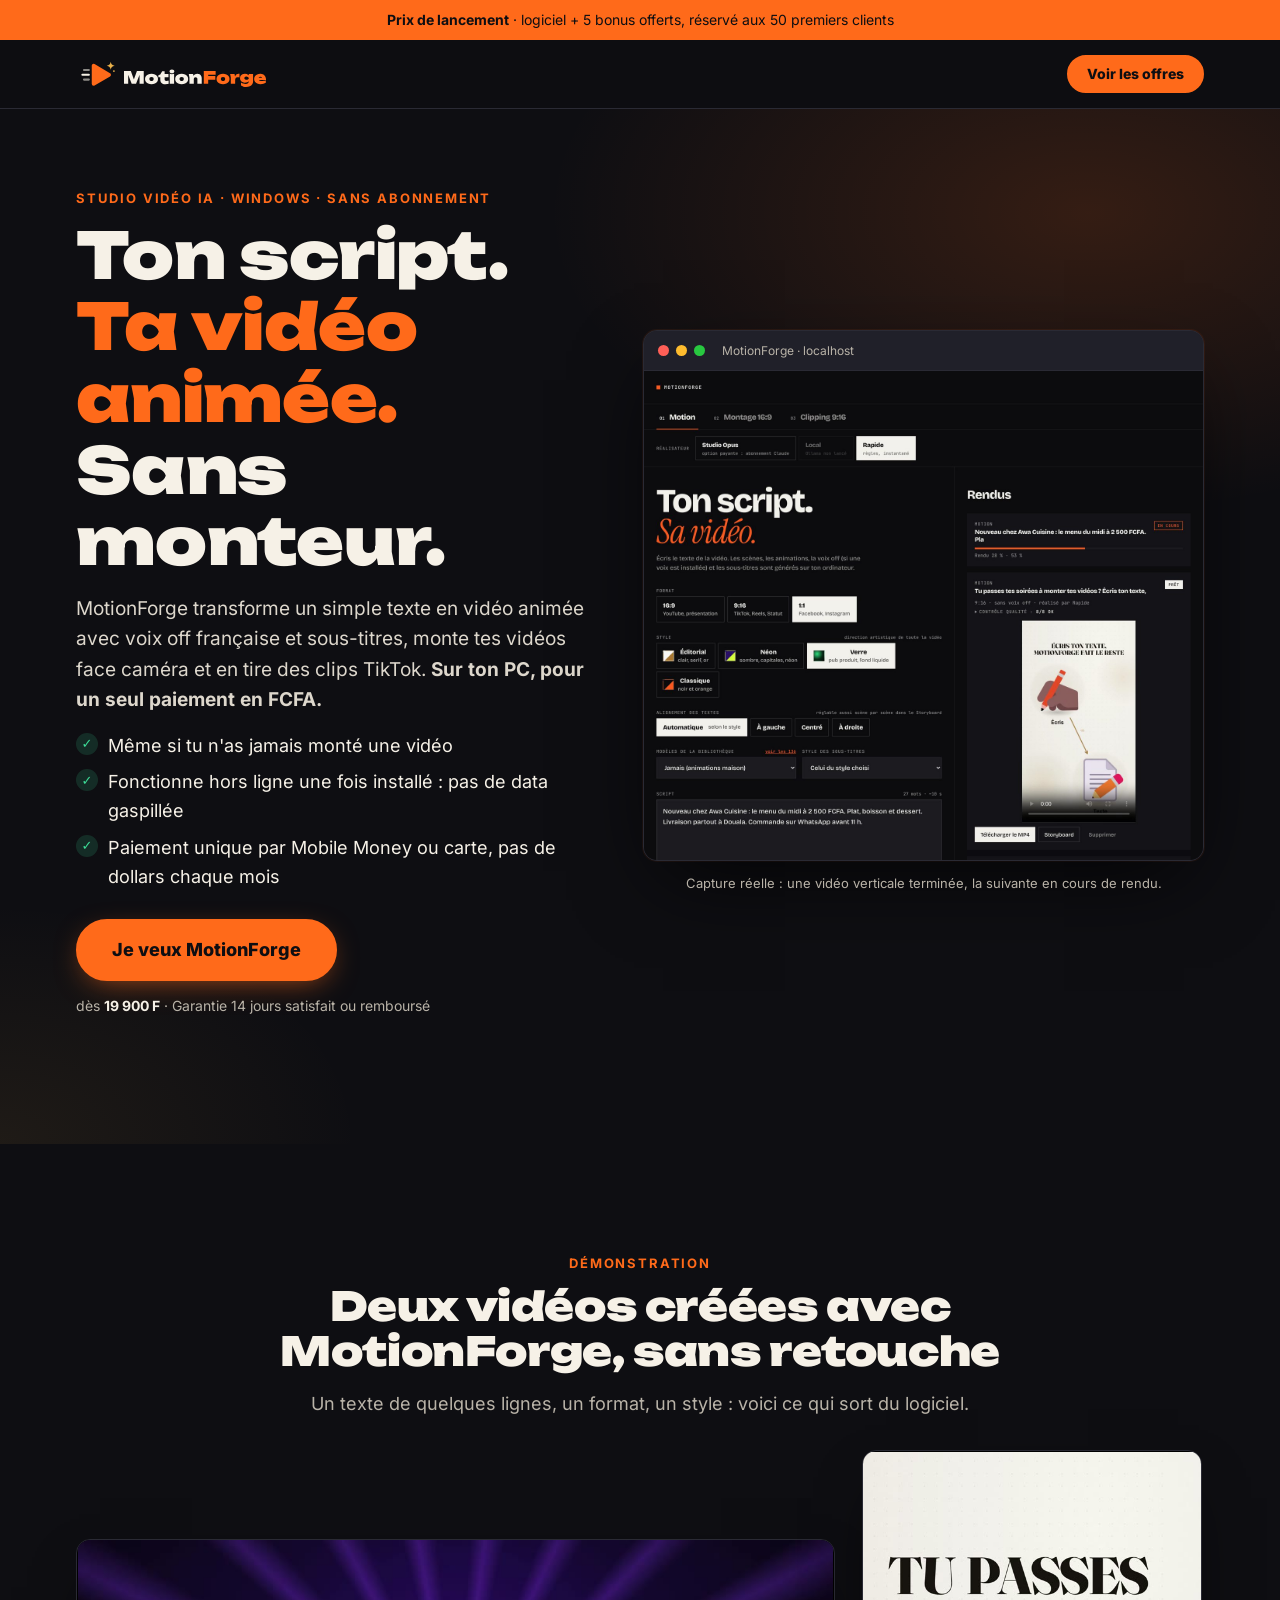
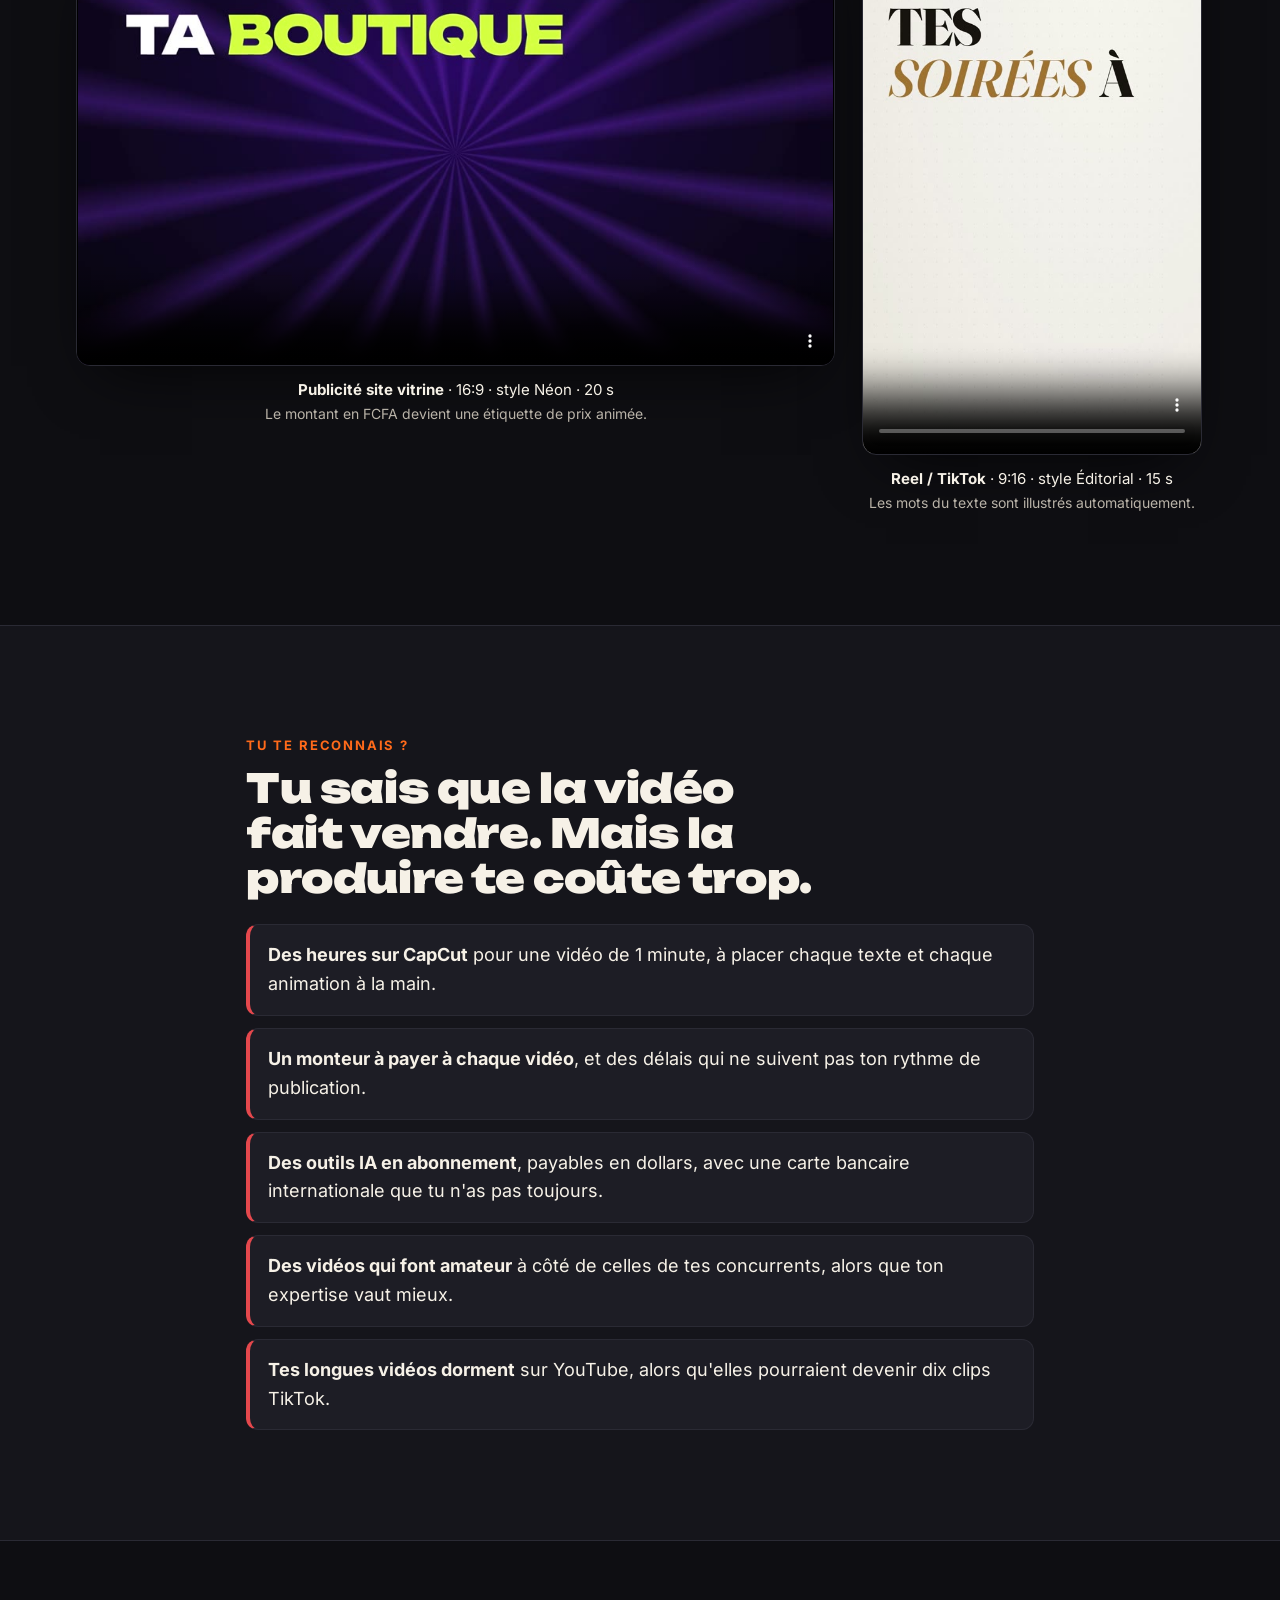
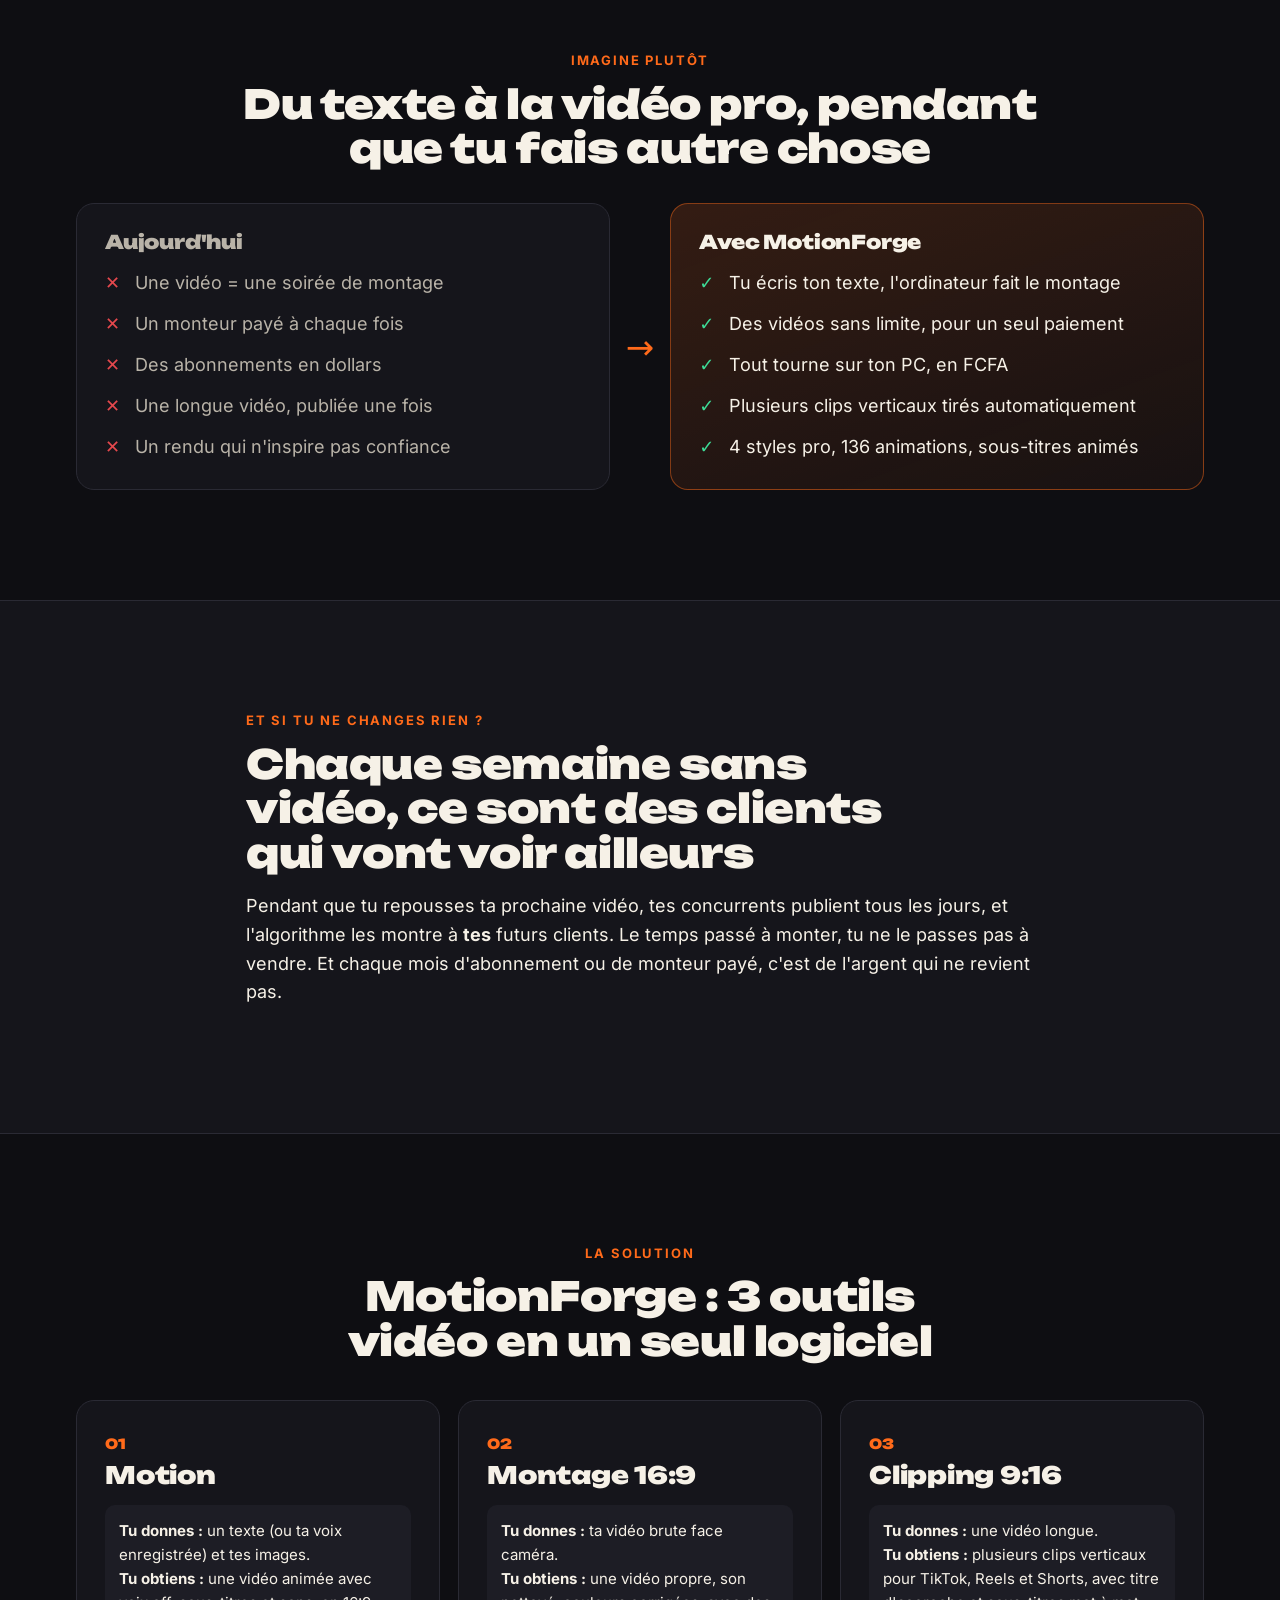
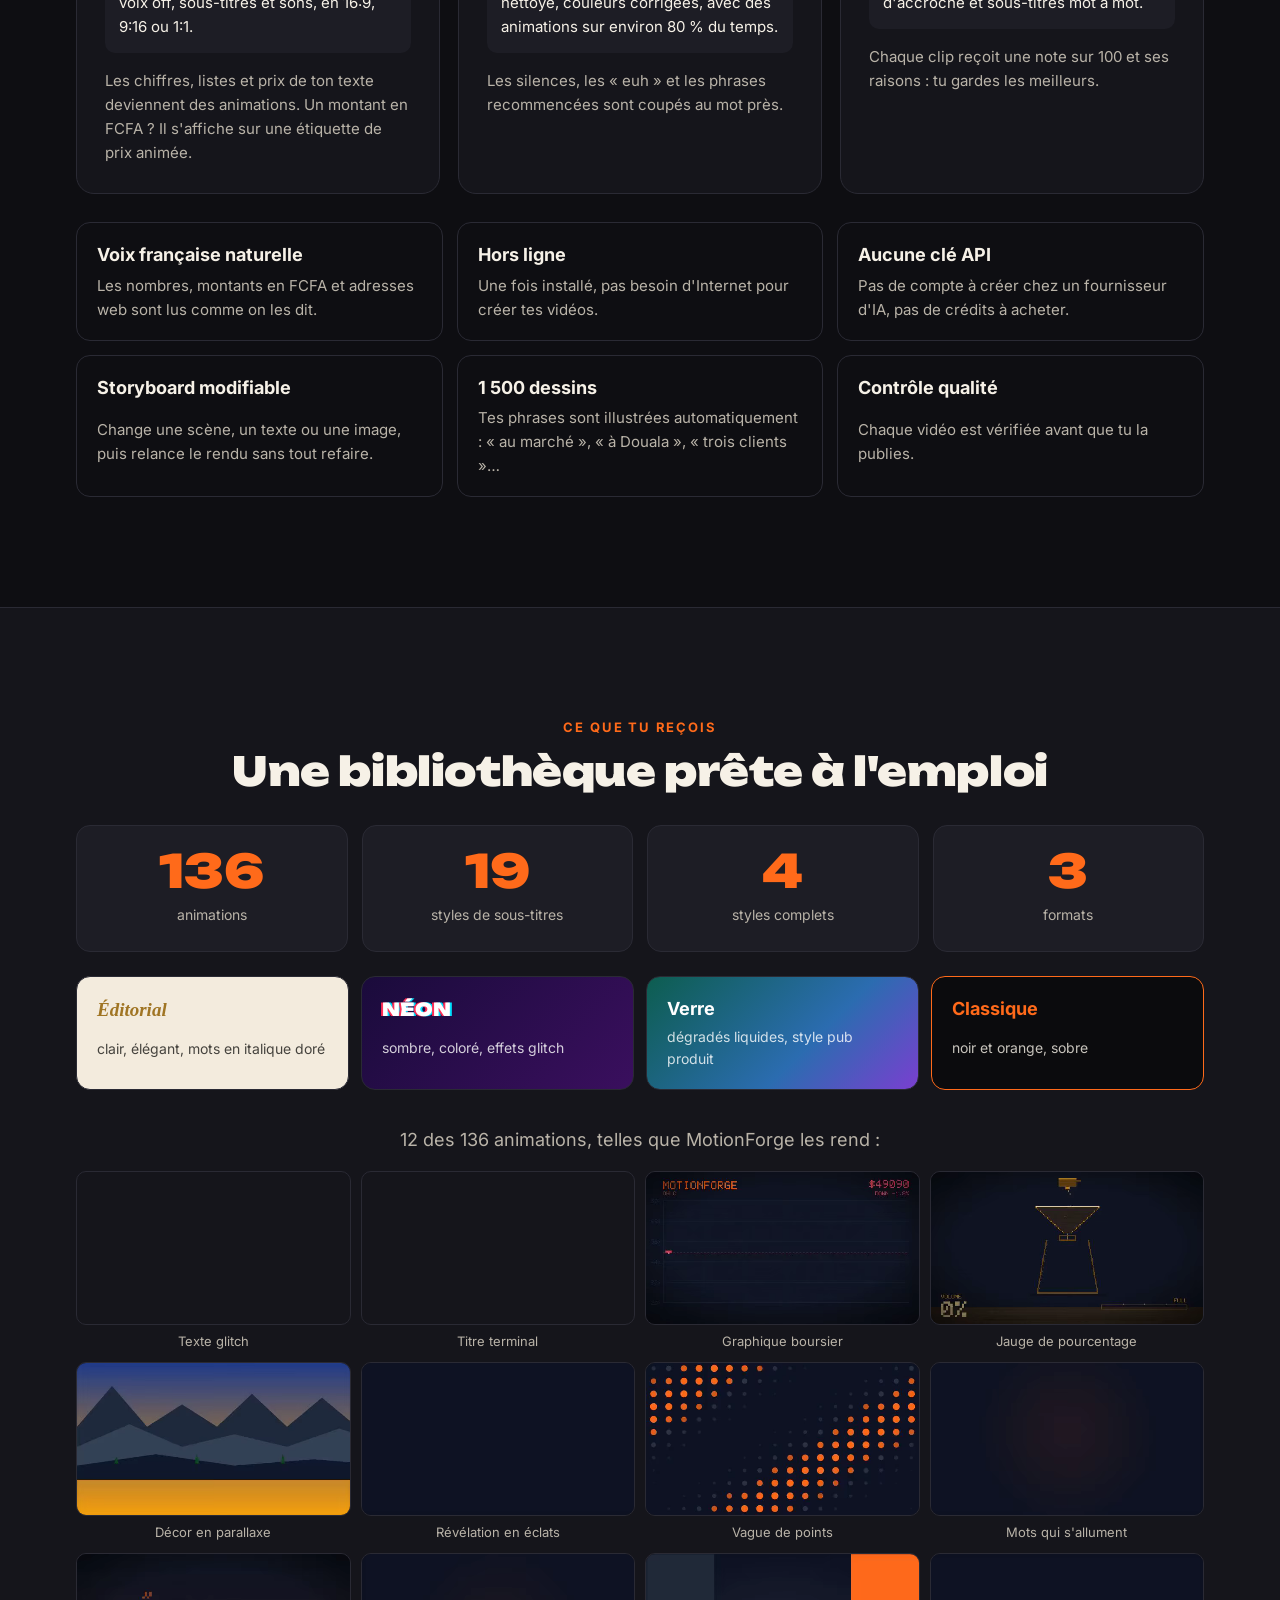
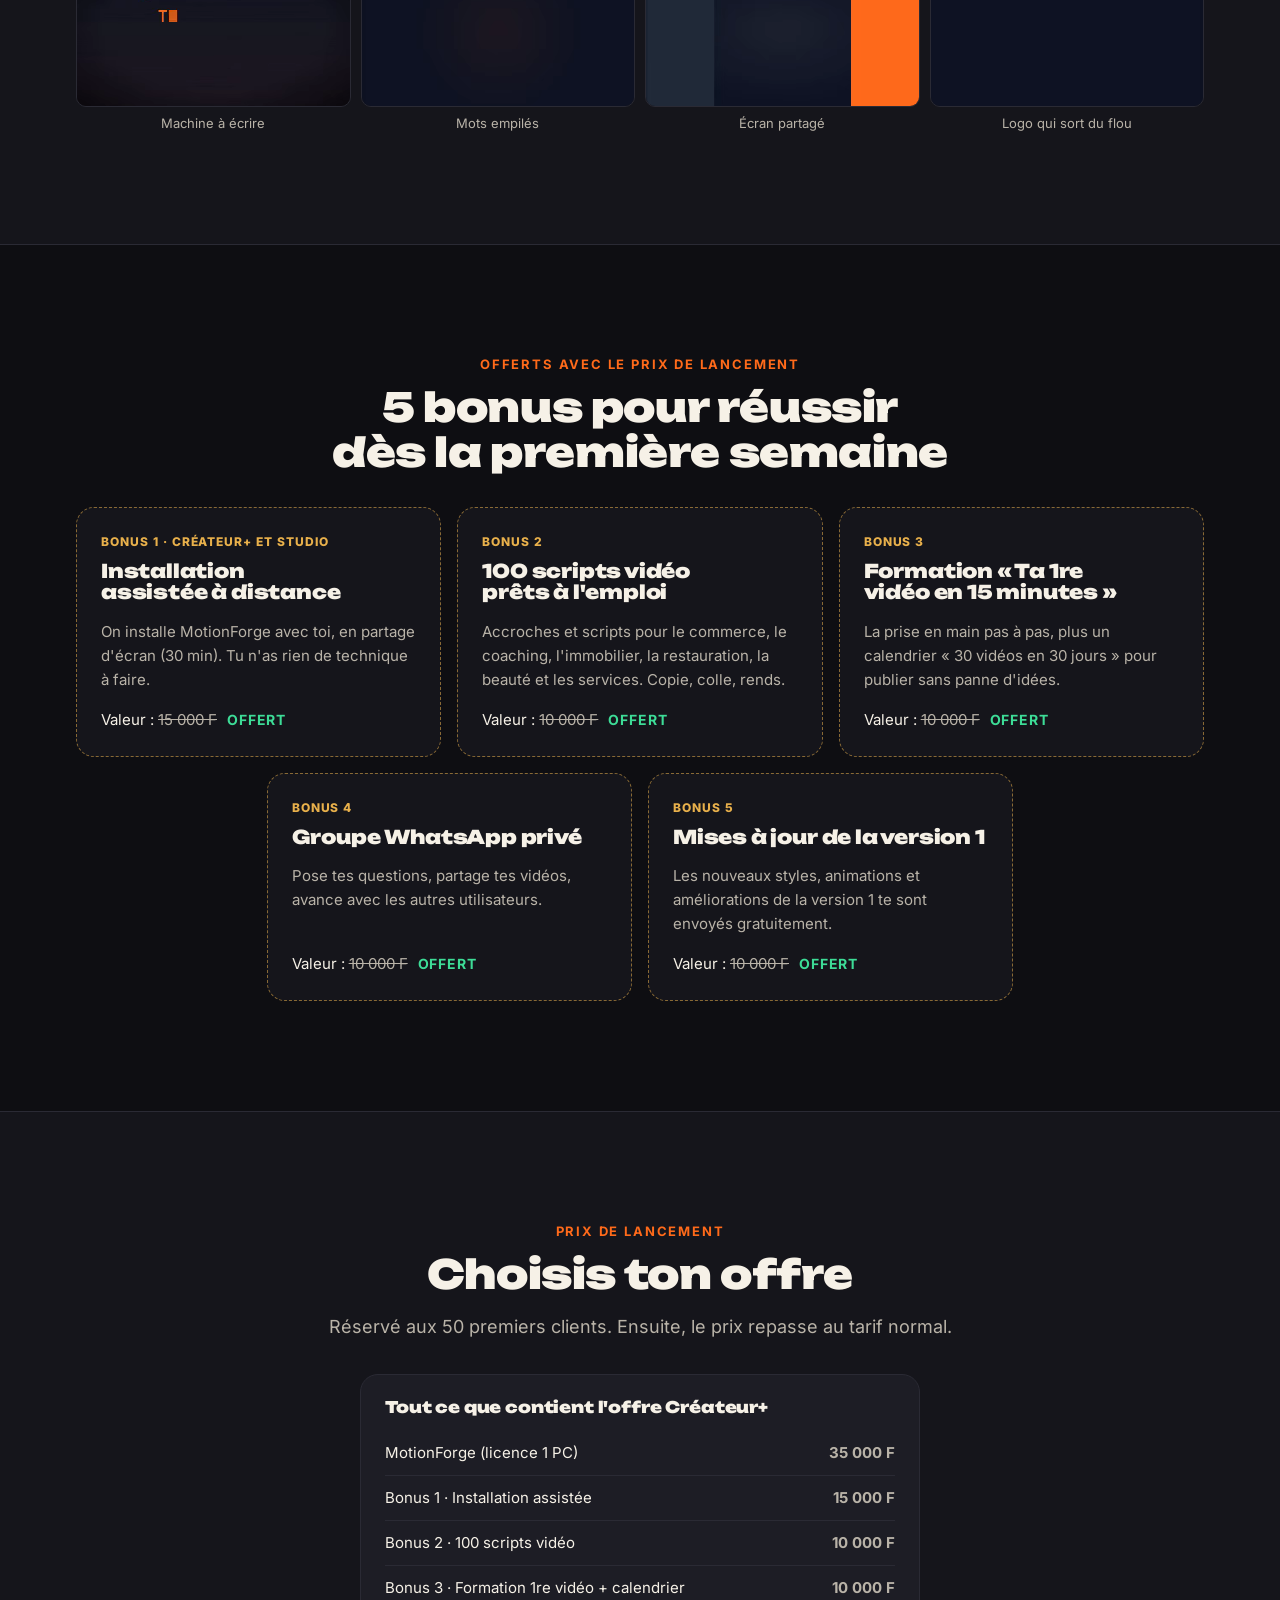
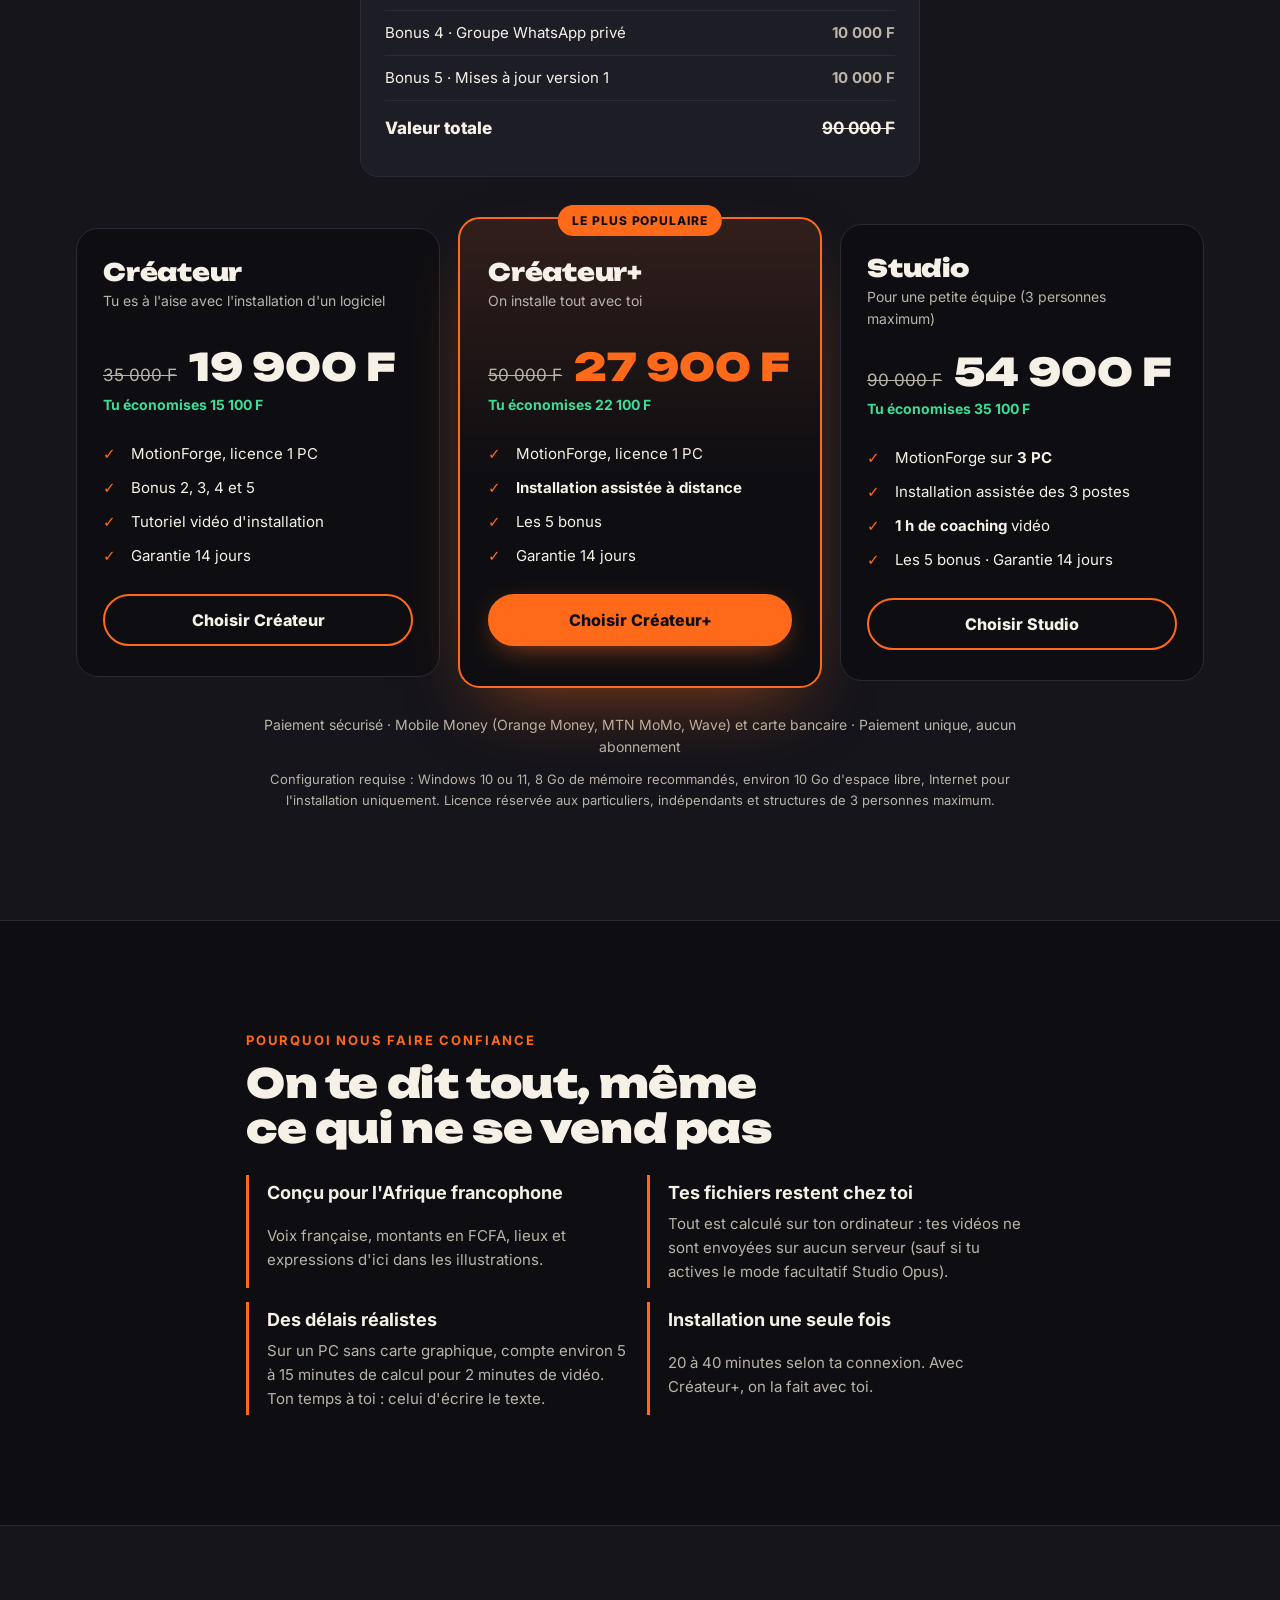
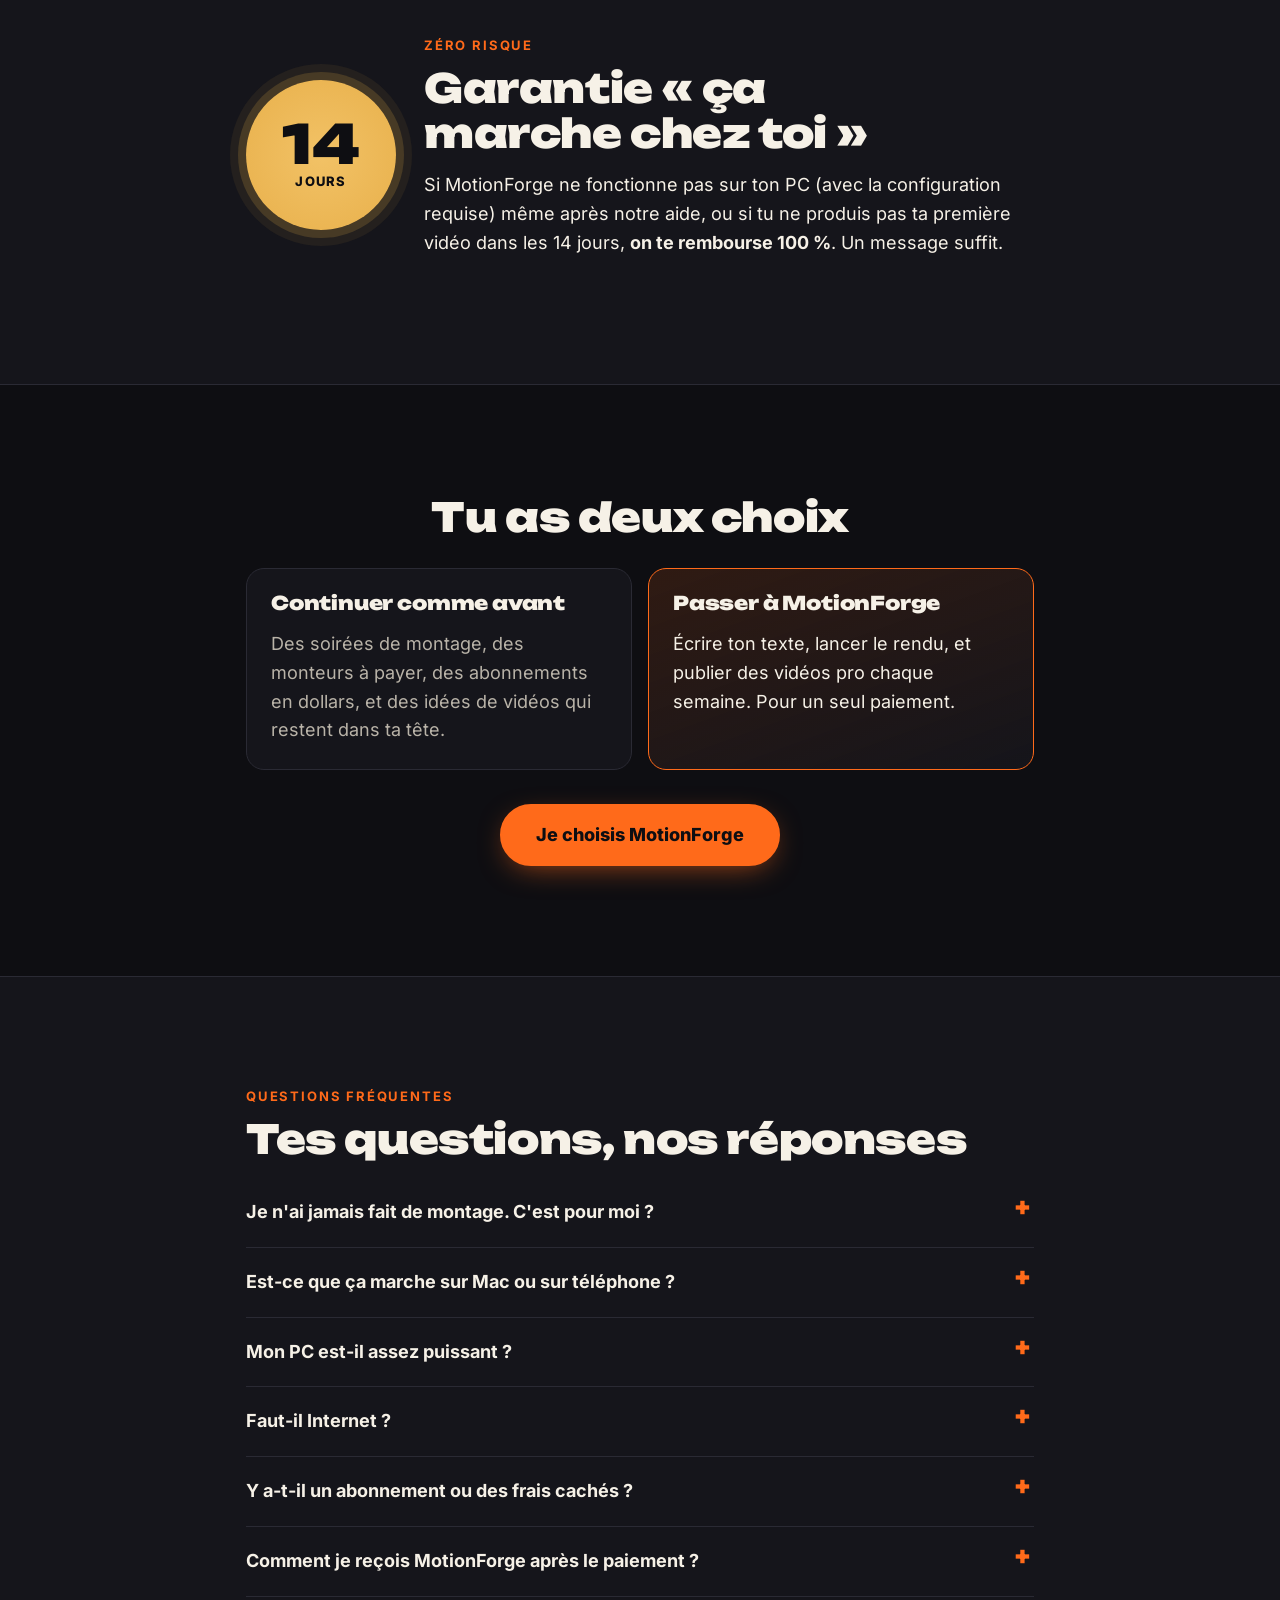
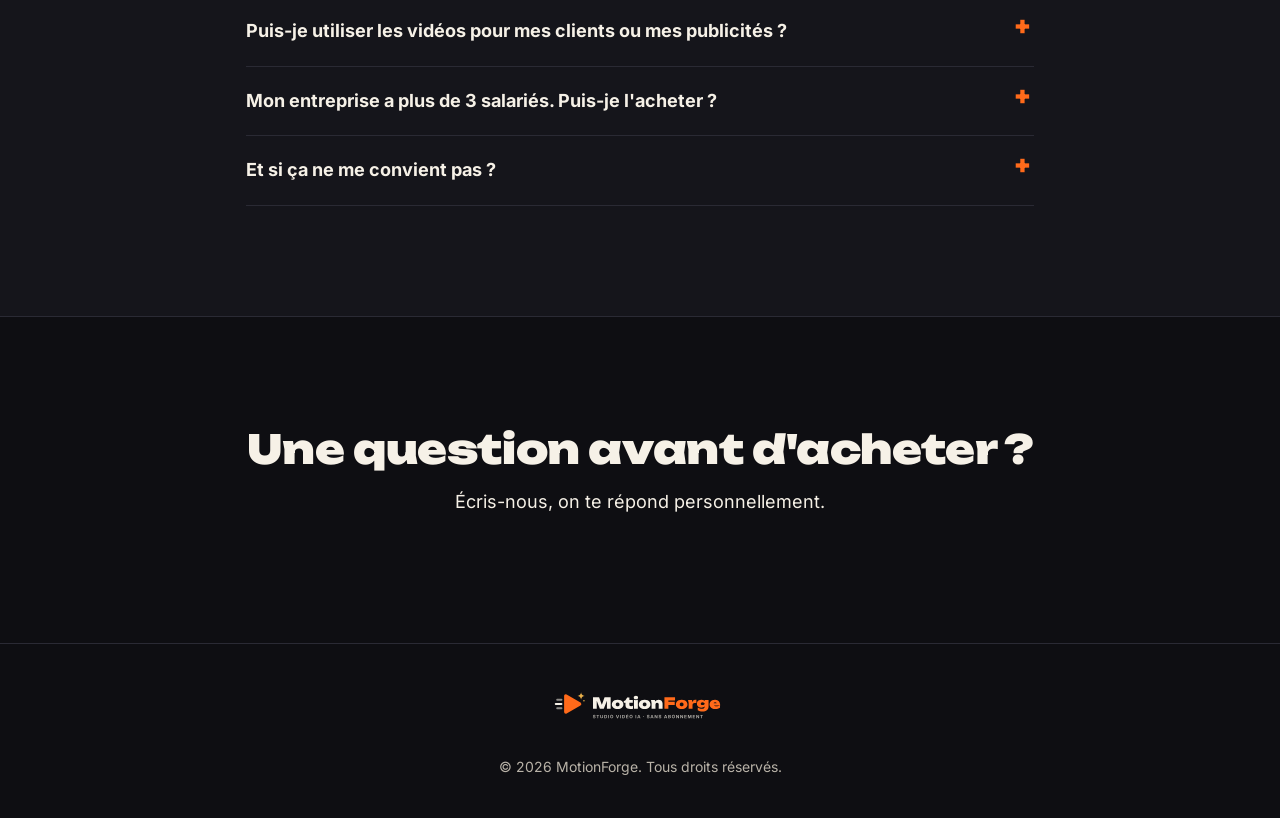
<file: index.html>
<!doctype html>
<html lang="fr">
<head>
<meta charset="utf-8">
<meta name="viewport" content="width=device-width, initial-scale=1">
<title>MotionForge · Le studio vidéo IA qui tourne sur ton PC, sans abonnement</title>
<meta name="description" content="Transforme un texte en vidéo animée, ta vidéo face caméra en montage pro et tes longues vidéos en clips TikTok. Voix française naturelle, 136 animations. Paiement unique en FCFA.">
<meta name="theme-color" content="#0E0E12">
<link rel="icon" href="/favicon.svg" type="image/svg+xml">
<link rel="icon" href="/favicon.ico" sizes="48x48">
<link rel="apple-touch-icon" href="/apple-touch-icon.png">
<meta property="og:type" content="website">
<meta property="og:title" content="MotionForge · Le studio vidéo IA qui tourne sur ton PC">
<meta property="og:description" content="Un texte devient une vidéo animée, avec voix off et sous-titres. Sans abonnement : un seul paiement en FCFA.">
<meta property="og:image" content="/assets/img/og.png">
<meta name="twitter:card" content="summary_large_image">
<link rel="preload" href="/assets/fonts/unbounded-latin-900-normal.woff2" as="font" type="font/woff2" crossorigin>
<link rel="preload" href="/assets/fonts/inter-latin-wght-normal.woff2" as="font" type="font/woff2" crossorigin>
<link rel="stylesheet" href="/assets/css/style.css?v=3">
</head>
<body>

<!-- 1. Bandeau d'urgence -->
<div class="topbar" id="topbar">
  <span class="topbar-txt" id="topbarTxt"><b>Prix de lancement</b> · logiciel + 5 bonus offerts, réservé aux <span data-places-total>50</span> premiers clients</span>
  <span class="countdown" id="countdown" hidden></span>
</div>

<header class="site-header">
  <div class="wrap header-in">
    <a href="#" class="brand" aria-label="MotionForge, accueil"><img src="/assets/img/logo-court.svg" alt="MotionForge" width="200" height="40"></a>
    <a href="#offre" class="btn btn-sm">Voir les offres</a>
  </div>
</header>

<main>

<!-- 2. Hero -->
<section class="hero">
  <div class="wrap hero-grid">
    <div class="hero-copy">
      <p class="eyebrow">Studio vidéo IA · Windows · Sans abonnement</p>
      <h1>Ton script.<br><em>Ta vidéo animée.</em><br>Sans monteur.</h1>
      <p class="lead">MotionForge transforme un simple texte en vidéo animée avec voix off française et sous-titres, monte tes vidéos face caméra et en tire des clips TikTok. <b>Sur ton PC, pour un seul paiement en FCFA.</b></p>
      <ul class="checks">
        <li>Même si tu n'as jamais monté une vidéo</li>
        <li>Fonctionne hors ligne une fois installé : pas de data gaspillée</li>
        <li>Paiement unique par Mobile Money ou carte, pas de dollars chaque mois</li>
      </ul>
      <div class="hero-cta">
        <a href="#offre" class="btn btn-lg">Je veux MotionForge</a>
        <p class="micro"><span class="price-from">dès <b data-price="createur">19 900 F</b></span> · Garantie 14 jours satisfait ou remboursé</p>
      </div>
    </div>
    <figure class="hero-visual">
      <div class="window">
        <div class="window-bar"><i></i><i></i><i></i><span>MotionForge · localhost</span></div>
        <img src="/assets/img/app-motionforge-rendu.jpg" alt="MotionForge en plein travail : le script est écrit, le format et le style choisis, une vidéo 9:16 est prête et la suivante est en cours de rendu" width="1440" height="1260" fetchpriority="high">
      </div>
      <figcaption>Capture réelle : une vidéo verticale terminée, la suivante en cours de rendu.</figcaption>
    </figure>
  </div>
</section>

<!-- 3. Preuve : démonstration et témoignages (affichés quand ils existent) -->
<section class="section" id="demo">
  <div class="wrap">
    <p class="eyebrow center">Démonstration</p>
    <h2 class="center">Deux vidéos créées avec MotionForge, sans retouche</h2>
    <p class="center sub">Un texte de quelques lignes, un format, un style : voici ce qui sort du logiciel.</p>
    <div class="examples">
      <figure class="example wide">
        <video controls muted playsinline preload="none" poster="/assets/video/exemples/boutique-neon-16x9.jpg" width="1280" height="720">
          <source src="/assets/video/exemples/boutique-neon-16x9.mp4" type="video/mp4">
        </video>
        <figcaption><b>Publicité site vitrine</b> · 16:9 · style Néon · 20 s<br><span>Le montant en FCFA devient une étiquette de prix animée.</span></figcaption>
      </figure>
      <figure class="example tall">
        <video controls muted playsinline preload="none" poster="/assets/video/exemples/script-editorial-9x16.jpg" width="540" height="960">
          <source src="/assets/video/exemples/script-editorial-9x16.mp4" type="video/mp4">
        </video>
        <figcaption><b>Reel / TikTok</b> · 9:16 · style Éditorial · 15 s<br><span>Les mots du texte sont illustrés automatiquement.</span></figcaption>
      </figure>
    </div>
    <div class="video-frame" id="demoFrame" hidden></div>
  </div>
</section>

<section class="section" id="temoignages" hidden>
  <div class="wrap">
    <p class="eyebrow center">Ils l'utilisent</p>
    <h2 class="center">Ce qu'en disent les créateurs</h2>
    <div class="testis" id="testiList"></div>
  </div>
</section>

<!-- 4. Problème -->
<section class="section alt">
  <div class="wrap narrow">
    <p class="eyebrow">Tu te reconnais ?</p>
    <h2>Tu sais que la vidéo fait vendre. Mais la produire te coûte trop.</h2>
    <ul class="pains">
      <li><b>Des heures sur CapCut</b> pour une vidéo de 1 minute, à placer chaque texte et chaque animation à la main.</li>
      <li><b>Un monteur à payer à chaque vidéo</b>, et des délais qui ne suivent pas ton rythme de publication.</li>
      <li><b>Des outils IA en abonnement</b>, payables en dollars, avec une carte bancaire internationale que tu n'as pas toujours.</li>
      <li><b>Des vidéos qui font amateur</b> à côté de celles de tes concurrents, alors que ton expertise vaut mieux.</li>
      <li><b>Tes longues vidéos dorment</b> sur YouTube, alors qu'elles pourraient devenir dix clips TikTok.</li>
    </ul>
  </div>
</section>

<!-- 5. Transformation -->
<section class="section">
  <div class="wrap">
    <p class="eyebrow center">Imagine plutôt</p>
    <h2 class="center">Du texte à la vidéo pro, pendant que tu fais autre chose</h2>
    <div class="ab">
      <div class="ab-col before">
        <h3>Aujourd'hui</h3>
        <ul>
          <li>Une vidéo = une soirée de montage</li>
          <li>Un monteur payé à chaque fois</li>
          <li>Des abonnements en dollars</li>
          <li>Une longue vidéo, publiée une fois</li>
          <li>Un rendu qui n'inspire pas confiance</li>
        </ul>
      </div>
      <div class="ab-arrow" aria-hidden="true">→</div>
      <div class="ab-col after">
        <h3>Avec MotionForge</h3>
        <ul>
          <li>Tu écris ton texte, l'ordinateur fait le montage</li>
          <li>Des vidéos sans limite, pour un seul paiement</li>
          <li>Tout tourne sur ton PC, en FCFA</li>
          <li>Plusieurs clips verticaux tirés automatiquement</li>
          <li>4 styles pro, 136 animations, sous-titres animés</li>
        </ul>
      </div>
    </div>
  </div>
</section>

<!-- 6. Coût de l'inaction -->
<section class="section alt">
  <div class="wrap narrow">
    <p class="eyebrow">Et si tu ne changes rien ?</p>
    <h2>Chaque semaine sans vidéo, ce sont des clients qui vont voir ailleurs</h2>
    <p>Pendant que tu repousses ta prochaine vidéo, tes concurrents publient tous les jours, et l'algorithme les montre à <b>tes</b> futurs clients. Le temps passé à monter, tu ne le passes pas à vendre. Et chaque mois d'abonnement ou de monteur payé, c'est de l'argent qui ne revient pas.</p>
  </div>
</section>

<!-- 7. Solution -->
<section class="section" id="solution">
  <div class="wrap">
    <p class="eyebrow center">La solution</p>
    <h2 class="center">MotionForge : 3 outils vidéo en un seul logiciel</h2>
    <div class="modules">
      <article class="module">
        <span class="num">01</span>
        <h3>Motion</h3>
        <p class="mod-io"><b>Tu donnes :</b> un texte (ou ta voix enregistrée) et tes images.<br><b>Tu obtiens :</b> une vidéo animée avec voix off, sous-titres et sons, en 16:9, 9:16 ou 1:1.</p>
        <p>Les chiffres, listes et prix de ton texte deviennent des animations. Un montant en FCFA ? Il s'affiche sur une étiquette de prix animée.</p>
      </article>
      <article class="module">
        <span class="num">02</span>
        <h3>Montage 16:9</h3>
        <p class="mod-io"><b>Tu donnes :</b> ta vidéo brute face caméra.<br><b>Tu obtiens :</b> une vidéo propre, son nettoyé, couleurs corrigées, avec des animations sur environ 80 % du temps.</p>
        <p>Les silences, les « euh » et les phrases recommencées sont coupés au mot près.</p>
      </article>
      <article class="module">
        <span class="num">03</span>
        <h3>Clipping 9:16</h3>
        <p class="mod-io"><b>Tu donnes :</b> une vidéo longue.<br><b>Tu obtiens :</b> plusieurs clips verticaux pour TikTok, Reels et Shorts, avec titre d'accroche et sous-titres mot à mot.</p>
        <p>Chaque clip reçoit une note sur 100 et ses raisons : tu gardes les meilleurs.</p>
      </article>
    </div>

    <div class="features">
      <div><b>Voix française naturelle</b><span>Les nombres, montants en FCFA et adresses web sont lus comme on les dit.</span></div>
      <div><b>Hors ligne</b><span>Une fois installé, pas besoin d'Internet pour créer tes vidéos.</span></div>
      <div><b>Aucune clé API</b><span>Pas de compte à créer chez un fournisseur d'IA, pas de crédits à acheter.</span></div>
      <div><b>Storyboard modifiable</b><span>Change une scène, un texte ou une image, puis relance le rendu sans tout refaire.</span></div>
      <div><b>1 500 dessins</b><span>Tes phrases sont illustrées automatiquement : « au marché », « à Douala », « trois clients »…</span></div>
      <div><b>Contrôle qualité</b><span>Chaque vidéo est vérifiée avant que tu la publies.</span></div>
    </div>
  </div>
</section>

<!-- 8. Ce que tu reçois -->
<section class="section alt" id="contenu">
  <div class="wrap">
    <p class="eyebrow center">Ce que tu reçois</p>
    <h2 class="center">Une bibliothèque prête à l'emploi</h2>
    <div class="stats">
      <div><b>136</b><span>animations</span></div>
      <div><b>19</b><span>styles de sous-titres</span></div>
      <div><b>4</b><span>styles complets</span></div>
      <div><b>3</b><span>formats</span></div>
    </div>
    <div class="styles">
      <div class="style-chip s-edito"><b>Éditorial</b><span>clair, élégant, mots en italique doré</span></div>
      <div class="style-chip s-neon"><b>Néon</b><span>sombre, coloré, effets glitch</span></div>
      <div class="style-chip s-verre"><b>Verre</b><span>dégradés liquides, style pub produit</span></div>
      <div class="style-chip s-classic"><b>Classique</b><span>noir et orange, sobre</span></div>
    </div>
    <p class="center sub">12 des 136 animations, telles que MotionForge les rend :</p>
    <div class="gallery">
      <figure class="anim"><video class="lazy-anim" muted loop playsinline preload="none" poster="/assets/video/galerie/glitch-text.jpg" data-src="/assets/video/galerie/glitch-text.mp4" width="640" height="360" aria-label="Animation : Texte glitch"></video><figcaption>Texte glitch</figcaption></figure>
      <figure class="anim"><video class="lazy-anim" muted loop playsinline preload="none" poster="/assets/video/galerie/four-tone-mono-titler.jpg" data-src="/assets/video/galerie/four-tone-mono-titler.mp4" width="640" height="360" aria-label="Animation : Titre terminal"></video><figcaption>Titre terminal</figcaption></figure>
      <figure class="anim"><video class="lazy-anim" muted loop playsinline preload="none" poster="/assets/video/galerie/pixel-candlestick-ohlc.jpg" data-src="/assets/video/galerie/pixel-candlestick-ohlc.mp4" width="640" height="360" aria-label="Animation : Graphique boursier"></video><figcaption>Graphique boursier</figcaption></figure>
      <figure class="anim"><video class="lazy-anim" muted loop playsinline preload="none" poster="/assets/video/galerie/pourover-drip-fill-gauge.jpg" data-src="/assets/video/galerie/pourover-drip-fill-gauge.mp4" width="640" height="360" aria-label="Animation : Jauge de pourcentage"></video><figcaption>Jauge de pourcentage</figcaption></figure>
      <figure class="anim"><video class="lazy-anim" muted loop playsinline preload="none" poster="/assets/video/galerie/parallax-pan.jpg" data-src="/assets/video/galerie/parallax-pan.mp4" width="640" height="360" aria-label="Animation : Décor en parallaxe"></video><figcaption>Décor en parallaxe</figcaption></figure>
      <figure class="anim"><video class="lazy-anim" muted loop playsinline preload="none" poster="/assets/video/galerie/shatter-reveal.jpg" data-src="/assets/video/galerie/shatter-reveal.mp4" width="640" height="360" aria-label="Animation : Révélation en éclats"></video><figcaption>Révélation en éclats</figcaption></figure>
      <figure class="anim"><video class="lazy-anim" muted loop playsinline preload="none" poster="/assets/video/galerie/loop-grid-wave.jpg" data-src="/assets/video/galerie/loop-grid-wave.mp4" width="640" height="360" aria-label="Animation : Vague de points"></video><figcaption>Vague de points</figcaption></figure>
      <figure class="anim"><video class="lazy-anim" muted loop playsinline preload="none" poster="/assets/video/galerie/gradient-text-sweep.jpg" data-src="/assets/video/galerie/gradient-text-sweep.mp4" width="640" height="360" aria-label="Animation : Mots qui s'allument"></video><figcaption>Mots qui s'allument</figcaption></figure>
      <figure class="anim"><video class="lazy-anim" muted loop playsinline preload="none" poster="/assets/video/galerie/pixel-typewriter-quote.jpg" data-src="/assets/video/galerie/pixel-typewriter-quote.mp4" width="640" height="360" aria-label="Animation : Machine à écrire"></video><figcaption>Machine à écrire</figcaption></figure>
      <figure class="anim"><video class="lazy-anim" muted loop playsinline preload="none" poster="/assets/video/galerie/kinetic-word-stack.jpg" data-src="/assets/video/galerie/kinetic-word-stack.mp4" width="640" height="360" aria-label="Animation : Mots empilés"></video><figcaption>Mots empilés</figcaption></figure>
      <figure class="anim"><video class="lazy-anim" muted loop playsinline preload="none" poster="/assets/video/galerie/split-screen.jpg" data-src="/assets/video/galerie/split-screen.mp4" width="640" height="360" aria-label="Animation : Écran partagé"></video><figcaption>Écran partagé</figcaption></figure>
      <figure class="anim"><video class="lazy-anim" muted loop playsinline preload="none" poster="/assets/video/galerie/logo-blur-reveal.jpg" data-src="/assets/video/galerie/logo-blur-reveal.mp4" width="640" height="360" aria-label="Animation : Logo qui sort du flou"></video><figcaption>Logo qui sort du flou</figcaption></figure>
    </div>
  </div>
</section>

<!-- 9. Bonus -->
<section class="section" id="bonus">
  <div class="wrap">
    <p class="eyebrow center">Offerts avec le prix de lancement</p>
    <h2 class="center">5 bonus pour réussir dès la première semaine</h2>
    <div class="bonuses">
      <article class="bonus"><span class="tag">Bonus 1 · Créateur+ et Studio</span><h3>Installation assistée à distance</h3><p>On installe MotionForge avec toi, en partage d'écran (30 min). Tu n'as rien de technique à faire.</p><p class="val">Valeur : <s>15 000 F</s> <b>offert</b></p></article>
      <article class="bonus"><span class="tag">Bonus 2</span><h3>100 scripts vidéo prêts à l'emploi</h3><p>Accroches et scripts pour le commerce, le coaching, l'immobilier, la restauration, la beauté et les services. Copie, colle, rends.</p><p class="val">Valeur : <s>10 000 F</s> <b>offert</b></p></article>
      <article class="bonus"><span class="tag">Bonus 3</span><h3>Formation « Ta 1re vidéo en 15 minutes »</h3><p>La prise en main pas à pas, plus un calendrier « 30 vidéos en 30 jours » pour publier sans panne d'idées.</p><p class="val">Valeur : <s>10 000 F</s> <b>offert</b></p></article>
      <article class="bonus"><span class="tag">Bonus 4</span><h3>Groupe WhatsApp privé</h3><p>Pose tes questions, partage tes vidéos, avance avec les autres utilisateurs.</p><p class="val">Valeur : <s>10 000 F</s> <b>offert</b></p></article>
      <article class="bonus"><span class="tag">Bonus 5</span><h3>Mises à jour de la version 1</h3><p>Les nouveaux styles, animations et améliorations de la version 1 te sont envoyés gratuitement.</p><p class="val">Valeur : <s>10 000 F</s> <b>offert</b></p></article>
    </div>
  </div>
</section>

<!-- 10. Offre et prix -->
<section class="section alt" id="offre">
  <div class="wrap">
    <p class="eyebrow center" data-launch-only>Prix de lancement</p>
    <h2 class="center">Choisis ton offre</h2>
    <p class="center sub" data-launch-only>Réservé aux <span data-places-total>50</span> premiers clients<span id="placesTxt"></span>. Ensuite, le prix repasse au tarif normal.</p>

    <div class="stack">
      <h3>Tout ce que contient l'offre Créateur+</h3>
      <ul>
        <li><span>MotionForge (licence 1 PC)</span><b>35 000 F</b></li>
        <li><span>Bonus 1 · Installation assistée</span><b>15 000 F</b></li>
        <li><span>Bonus 2 · 100 scripts vidéo</span><b>10 000 F</b></li>
        <li><span>Bonus 3 · Formation 1re vidéo + calendrier</span><b>10 000 F</b></li>
        <li><span>Bonus 4 · Groupe WhatsApp privé</span><b>10 000 F</b></li>
        <li><span>Bonus 5 · Mises à jour version 1</span><b>10 000 F</b></li>
        <li class="total"><span>Valeur totale</span><b><s>90 000 F</s></b></li>
      </ul>
    </div>

    <div class="plans">
      <article class="plan">
        <h3>Créateur</h3>
        <p class="plan-for">Tu es à l'aise avec l'installation d'un logiciel</p>
        <p class="price"><s data-launch-only>35 000 F</s> <b data-price="createur">19 900 F</b></p>
        <p class="save" data-launch-only>Tu économises 15 100 F</p>
        <ul>
          <li>MotionForge, licence 1 PC</li>
          <li>Bonus 2, 3, 4 et 5</li>
          <li>Tutoriel vidéo d'installation</li>
          <li>Garantie 14 jours</li>
        </ul>
        <a class="btn btn-block btn-outline" data-buy="createur" href="#offre">Choisir Créateur</a>
      </article>
      <article class="plan featured">
        <span class="ribbon">Le plus populaire</span>
        <h3>Créateur+</h3>
        <p class="plan-for">On installe tout avec toi</p>
        <p class="price"><s data-launch-only>50 000 F</s> <b data-price="createurPlus">27 900 F</b></p>
        <p class="save" data-launch-only>Tu économises 22 100 F</p>
        <ul>
          <li>MotionForge, licence 1 PC</li>
          <li><b>Installation assistée à distance</b></li>
          <li>Les 5 bonus</li>
          <li>Garantie 14 jours</li>
        </ul>
        <a class="btn btn-block" data-buy="createurPlus" href="#offre">Choisir Créateur+</a>
      </article>
      <article class="plan">
        <h3>Studio</h3>
        <p class="plan-for">Pour une petite équipe (3 personnes maximum)</p>
        <p class="price"><s data-launch-only>90 000 F</s> <b data-price="studio">54 900 F</b></p>
        <p class="save" data-launch-only>Tu économises 35 100 F</p>
        <ul>
          <li>MotionForge sur <b>3 PC</b></li>
          <li>Installation assistée des 3 postes</li>
          <li><b>1 h de coaching</b> vidéo</li>
          <li>Les 5 bonus · Garantie 14 jours</li>
        </ul>
        <a class="btn btn-block btn-outline" data-buy="studio" href="#offre">Choisir Studio</a>
      </article>
    </div>
    <p class="pay-note">Paiement sécurisé · Mobile Money (Orange Money, MTN MoMo, Wave) et carte bancaire · Paiement unique, aucun abonnement</p>
    <p class="pay-note small">Configuration requise : Windows 10 ou 11, 8 Go de mémoire recommandés, environ 10 Go d'espace libre, Internet pour l'installation uniquement. Licence réservée aux particuliers, indépendants et structures de 3 personnes maximum.</p>
  </div>
</section>

<!-- 11. Crédibilité -->
<section class="section">
  <div class="wrap narrow">
    <p class="eyebrow">Pourquoi nous faire confiance</p>
    <h2>On te dit tout, même ce qui ne se vend pas</h2>
    <div class="facts">
      <div><b>Conçu pour l'Afrique francophone</b><span>Voix française, montants en FCFA, lieux et expressions d'ici dans les illustrations.</span></div>
      <div><b>Tes fichiers restent chez toi</b><span>Tout est calculé sur ton ordinateur : tes vidéos ne sont envoyées sur aucun serveur (sauf si tu actives le mode facultatif Studio Opus).</span></div>
      <div><b>Des délais réalistes</b><span>Sur un PC sans carte graphique, compte environ 5 à 15 minutes de calcul pour 2 minutes de vidéo. Ton temps à toi : celui d'écrire le texte.</span></div>
      <div><b>Installation une seule fois</b><span>20 à 40 minutes selon ta connexion. Avec Créateur+, on la fait avec toi.</span></div>
    </div>
  </div>
</section>

<!-- 12. Garantie -->
<section class="section alt">
  <div class="wrap narrow guarantee">
    <div class="seal" aria-hidden="true"><b>14</b><span>jours</span></div>
    <div>
      <p class="eyebrow">Zéro risque</p>
      <h2>Garantie « ça marche chez toi »</h2>
      <p>Si MotionForge ne fonctionne pas sur ton PC (avec la configuration requise) même après notre aide, ou si tu ne produis pas ta première vidéo dans les 14 jours, <b>on te rembourse 100 %</b>. Un message suffit.</p>
    </div>
  </div>
</section>

<!-- 13. Deux choix -->
<section class="section">
  <div class="wrap narrow center">
    <h2>Tu as deux choix</h2>
    <div class="choices">
      <div class="choice"><h3>Continuer comme avant</h3><p>Des soirées de montage, des monteurs à payer, des abonnements en dollars, et des idées de vidéos qui restent dans ta tête.</p></div>
      <div class="choice good"><h3>Passer à MotionForge</h3><p>Écrire ton texte, lancer le rendu, et publier des vidéos pro chaque semaine. Pour un seul paiement.</p></div>
    </div>
    <a href="#offre" class="btn btn-lg">Je choisis MotionForge</a>
  </div>
</section>

<!-- 14. FAQ -->
<section class="section alt" id="faq">
  <div class="wrap narrow">
    <p class="eyebrow">Questions fréquentes</p>
    <h2>Tes questions, nos réponses</h2>
    <details><summary>Je n'ai jamais fait de montage. C'est pour moi ?</summary><p>Oui. Tu écris ton texte, tu choisis un format et un style, et MotionForge fait les scènes, les animations, la voix et les sous-titres. La formation offerte te guide pour ta première vidéo.</p></details>
    <details><summary>Est-ce que ça marche sur Mac ou sur téléphone ?</summary><p>Non, pour l'instant MotionForge fonctionne sur un ordinateur Windows 10 ou 11. Les vidéos produites, elles, se publient partout : TikTok, Reels, YouTube, Facebook, WhatsApp.</p></details>
    <details><summary>Mon PC est-il assez puissant ?</summary><p>8 Go de mémoire sont recommandés et environ 10 Go d'espace libre. Pas besoin de carte graphique : sans elle, le rendu prend environ 5 à 15 minutes pour 2 minutes de vidéo. En cas de doute, écris-nous avant d'acheter avec le modèle de ton PC.</p></details>
    <details><summary>Faut-il Internet ?</summary><p>Seulement pour l'installation (téléchargement des voix et des modèles). Ensuite, tu crées tes vidéos hors ligne.</p></details>
    <details><summary>Y a-t-il un abonnement ou des frais cachés ?</summary><p>Non. Tu paies une fois et le logiciel est à toi. Un mode facultatif, « Studio Opus », peut utiliser un abonnement Claude que tu aurais déjà ; il n'est jamais nécessaire.</p></details>
    <details><summary>Comment je reçois MotionForge après le paiement ?</summary><p>Tu reçois le lien de téléchargement et le guide d'installation juste après le paiement, plus l'accès aux bonus. Avec Créateur+ et Studio, on te contacte pour fixer l'installation à distance.</p></details>
    <details><summary>Puis-je utiliser les vidéos pour mes clients ou mes publicités ?</summary><p>Oui, tu peux utiliser commercialement les vidéos que tu crées. Si tu utilises la voix de synthèse, il suffit d'ajouter la petite mention de source indiquée par l'application dans la description.</p></details>
    <details><summary>Mon entreprise a plus de 3 salariés. Puis-je l'acheter ?</summary><p>La licence MotionForge vendue ici est réservée aux particuliers, indépendants et structures de 3 personnes maximum. Pour une structure plus grande, écris-nous avant d'acheter.</p></details>
    <details><summary>Et si ça ne me convient pas ?</summary><p>Tu as 14 jours pour tester. Si MotionForge ne marche pas sur ton PC malgré notre aide, ou si tu ne produis pas ta première vidéo, on te rembourse 100 %.</p></details>
  </div>
</section>

<!-- 15. Contact -->
<section class="section" id="contact">
  <div class="wrap narrow center">
    <h2>Une question avant d'acheter ?</h2>
    <p>Écris-nous, on te répond personnellement.</p>
    <a class="btn btn-wa" id="waBtn" href="#contact" hidden>Nous écrire sur WhatsApp</a>
  </div>
</section>

</main>

<footer class="site-footer">
  <div class="wrap footer-in">
    <img src="/assets/img/logo.svg" alt="MotionForge" width="180" height="43">
    <nav id="legalLinks"></nav>
    <p>© <span id="year">2026</span> MotionForge. Tous droits réservés.</p>
  </div>
</footer>

<!-- Bouton d'achat fixe sur mobile -->
<div class="sticky-cta" id="stickyCta">
  <div><b data-price="createurPlus">27 900 F</b><s data-launch-only>50 000 F</s></div>
  <a href="#offre" class="btn">Voir les offres</a>
</div>

<script src="/assets/js/config.js?v=3"></script>
<script src="/assets/js/main.js?v=3"></script>
</body>
</html>
</file>
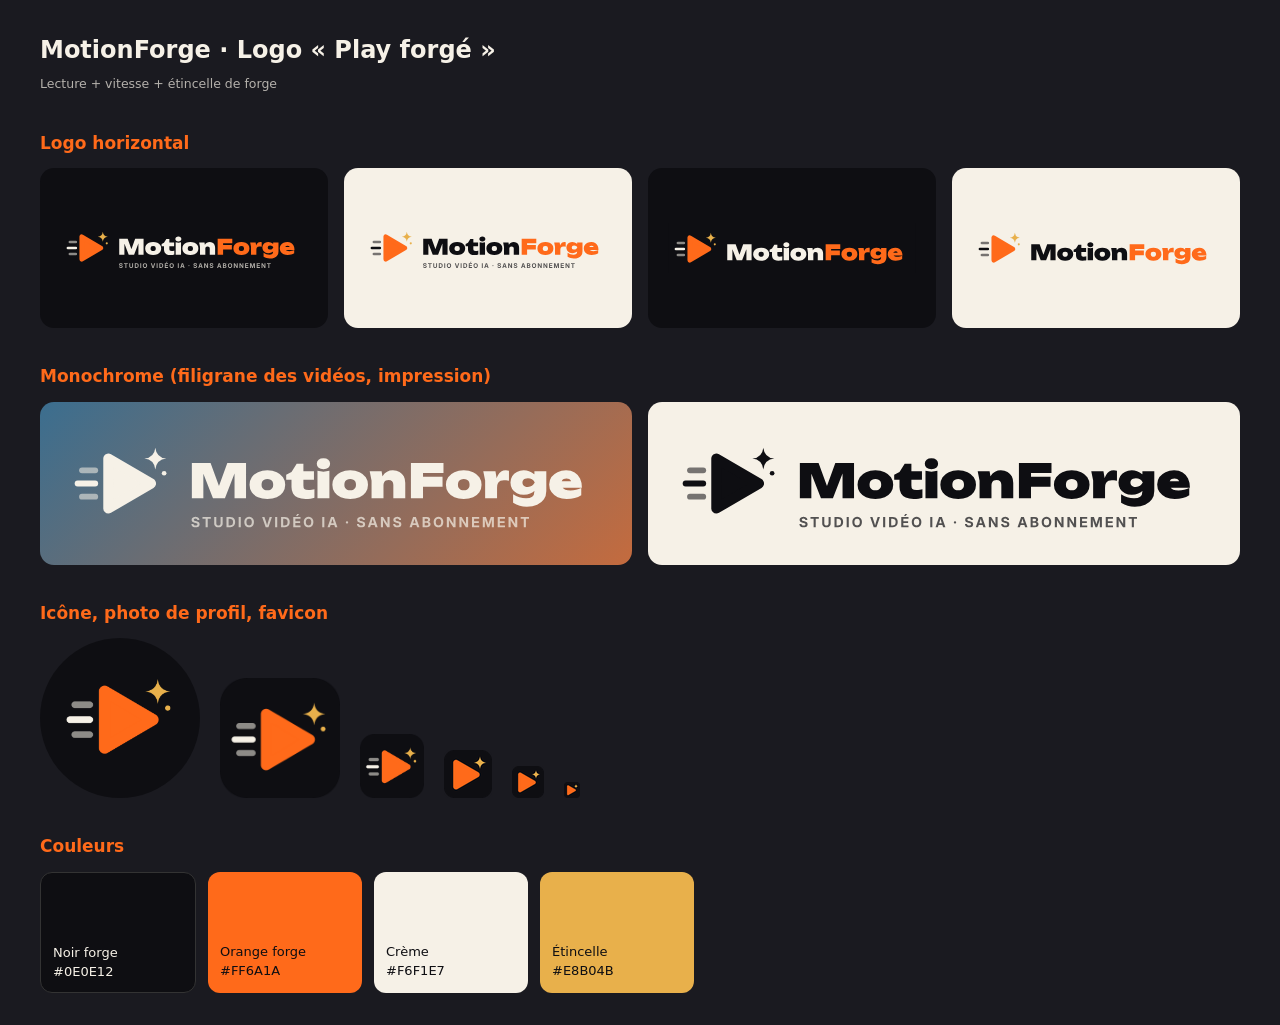
<file: brand/charte.html>
<!doctype html><html lang="fr"><head><meta charset="utf-8"><meta name="viewport" content="width=device-width,initial-scale=1">
<title>MotionForge · Charte du logo</title>
<link rel="icon" href="logo/favicon.svg">
<style>
:root{--ink:#0E0E12;--orange:#FF6A1A;--cream:#F6F1E7;--gold:#E8B04B}
body{margin:0;background:#1a1a20;color:var(--cream);font:15px/1.5 system-ui,sans-serif;padding:32px 16px;max-width:1200px;margin:auto}
h1{font-size:24px;margin:0 0 4px}h2{font-size:17px;color:var(--orange);margin:36px 0 12px}
.grid{display:grid;grid-template-columns:repeat(auto-fit,minmax(260px,1fr));gap:16px}
.card{border-radius:14px;padding:20px;display:flex;align-items:center;justify-content:center;min-height:120px}
.d{background:var(--ink)}.l{background:var(--cream)}.photo{background:linear-gradient(135deg,#3b6e8f,#c46b3e)}
.card img{max-width:100%;max-height:140px}
.sw{display:flex;gap:12px;flex-wrap:wrap}.sw div{width:130px;border-radius:12px;padding:70px 12px 10px;font-size:13px}
.sizes{display:flex;gap:20px;align-items:end;flex-wrap:wrap}
.round{border-radius:50%;width:160px}
small{opacity:.7}
</style></head><body>
<h1>MotionForge · Logo « Play forgé »</h1><small>Lecture + vitesse + étincelle de forge</small>
<h2>Logo horizontal</h2>
<div class="grid"><div class="card d"><img src="logo/motionforge-horizontal-sombre-transparent.svg"></div><div class="card l"><img src="logo/motionforge-horizontal-clair-transparent.svg"></div>
<div class="card d"><img src="logo/motionforge-horizontal-court-sombre.svg"></div><div class="card l"><img src="logo/motionforge-horizontal-court-clair.svg"></div></div>
<h2>Monochrome (filigrane des vidéos, impression)</h2>
<div class="grid"><div class="card photo"><img src="logo/motionforge-mono-blanc.svg"></div><div class="card l"><img src="logo/motionforge-mono-noir.svg"></div></div>
<h2>Icône, photo de profil, favicon</h2>
<div class="sizes"><img class="round" src="png/motionforge-profil-1080.png"><img width="120" src="png/motionforge-icone-512.png"><img width="64" src="png/apple-touch-icon.png"><img src="png/favicon-48.png"><img src="png/favicon-32.png"><img src="png/favicon-16.png"></div>
<h2>Couleurs</h2>
<div class="sw"><div style="background:#0E0E12;border:1px solid #333">Noir forge<br>#0E0E12</div><div style="background:#FF6A1A;color:#0E0E12">Orange forge<br>#FF6A1A</div><div style="background:#F6F1E7;color:#0E0E12">Crème<br>#F6F1E7</div><div style="background:#E8B04B;color:#0E0E12">Étincelle<br>#E8B04B</div></div>
</body></html>
</file>
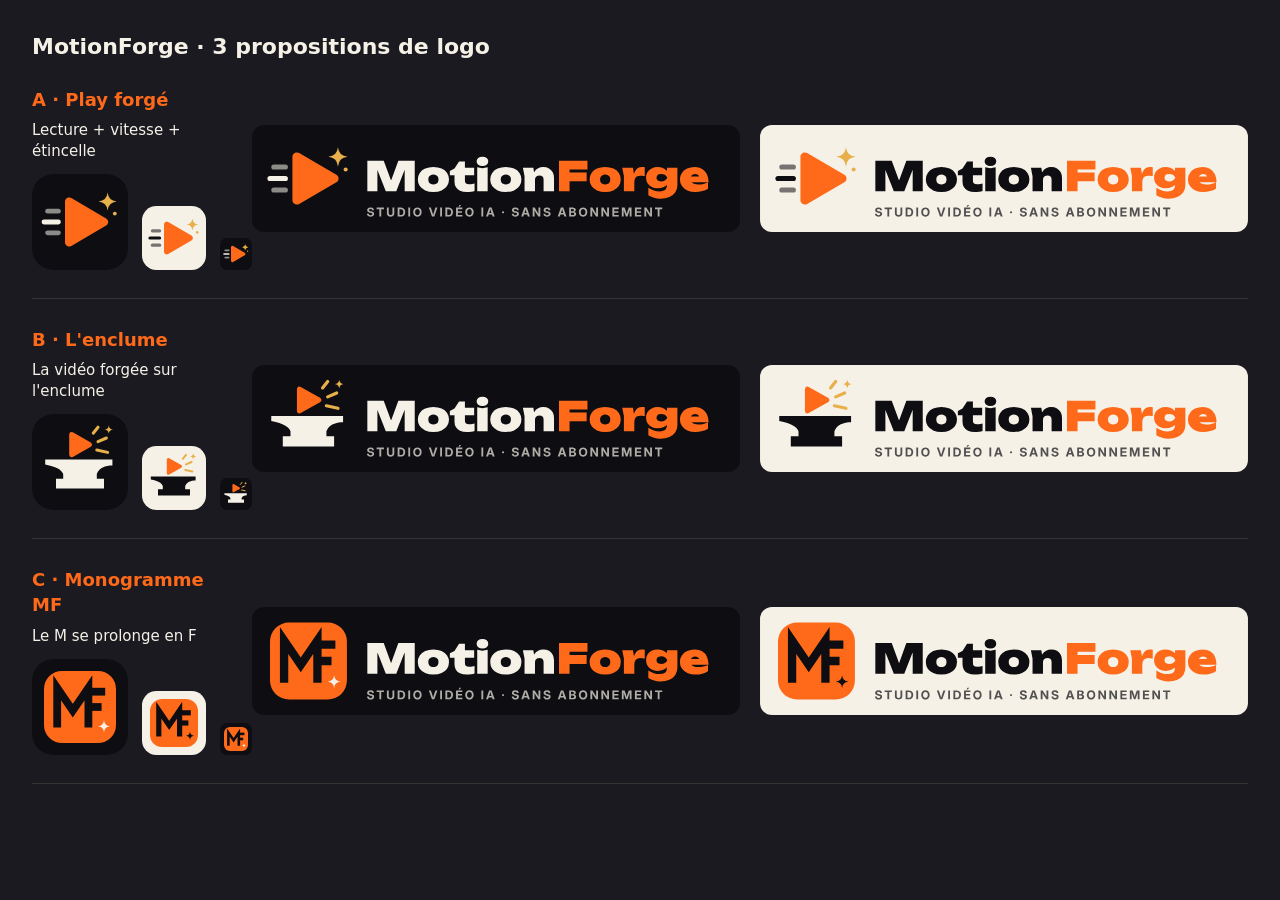
<file: brand/propositions/planche.html>
<!doctype html><html lang="fr"><head><meta charset="utf-8"><meta name="viewport" content="width=device-width,initial-scale=1">
<title>MotionForge · Propositions de logo</title>
<style>
body{margin:0;background:#1a1a20;color:#F6F1E7;font:15px/1.4 system-ui,sans-serif;padding:32px}
h1{font-size:22px;margin:0 0 24px}
.row{display:grid;grid-template-columns:200px 1fr 1fr;gap:20px;align-items:center;margin-bottom:28px;padding-bottom:28px;border-bottom:1px solid #333}
.row h2{font-size:18px;margin:0 0 8px;color:#FF6A1A}
img{max-width:100%;display:block;border-radius:12px}
.icons{display:flex;gap:14px;align-items:end;margin-top:12px}
.icons img{border-radius:0}
.small{width:32px}.mid{width:64px}
</style></head><body>
<h1>MotionForge · 3 propositions de logo</h1>
<div class="row"><div><h2>A · Play forgé</h2>Lecture + vitesse + étincelle<div class="icons"><img src="a-icone-sombre.svg" width="96"><img class="mid" src="a-icone-clair.svg"><img class="small" src="a-icone-sombre.svg"></div></div><img src="a-horizontal-sombre.svg"><img src="a-horizontal-clair.svg"></div>
<div class="row"><div><h2>B · L'enclume</h2>La vidéo forgée sur l'enclume<div class="icons"><img src="b-icone-sombre.svg" width="96"><img class="mid" src="b-icone-clair.svg"><img class="small" src="b-icone-sombre.svg"></div></div><img src="b-horizontal-sombre.svg"><img src="b-horizontal-clair.svg"></div>
<div class="row"><div><h2>C · Monogramme MF</h2>Le M se prolonge en F<div class="icons"><img src="c-icone-sombre.svg" width="96"><img class="mid" src="c-icone-clair.svg"><img class="small" src="c-icone-sombre.svg"></div></div><img src="c-horizontal-sombre.svg"><img src="c-horizontal-clair.svg"></div>
</body></html>
</file>
<file: assets/css/style.css>
@font-face { font-family: "Unbounded"; font-weight: 900; font-display: swap;
  src: url(/assets/fonts/unbounded-latin-900-normal.woff2) format("woff2");
  unicode-range: U+0000-00FF, U+0131, U+0152-0153, U+02BB-02BC, U+02C6, U+02DA, U+02DC, U+0304, U+0308, U+0329, U+2000-206F, U+20AC, U+2122, U+2191, U+2193, U+2212, U+2215, U+FEFF, U+FFFD; }
@font-face { font-family: "Unbounded"; font-weight: 900; font-display: swap;
  src: url(/assets/fonts/unbounded-latin-ext-900-normal.woff2) format("woff2");
  unicode-range: U+0100-02BA, U+02BD-02C5, U+02C7-02CC, U+02CE-02D7, U+02DD-02FF, U+0304, U+0308, U+0329, U+1D00-1DBF, U+1E00-1E9F, U+1EF2-1EFF, U+2020, U+20A0-20AB, U+20AD-20C0, U+2113, U+2C60-2C7F, U+A720-A7FF; }
@font-face { font-family: "Inter"; font-weight: 100 900; font-display: swap;
  src: url(/assets/fonts/inter-latin-wght-normal.woff2) format("woff2");
  unicode-range: U+0000-00FF, U+0131, U+0152-0153, U+02BB-02BC, U+02C6, U+02DA, U+02DC, U+0304, U+0308, U+0329, U+2000-206F, U+20AC, U+2122, U+2191, U+2193, U+2212, U+2215, U+FEFF, U+FFFD; }
@font-face { font-family: "Inter"; font-weight: 100 900; font-display: swap;
  src: url(/assets/fonts/inter-latin-ext-wght-normal.woff2) format("woff2");
  unicode-range: U+0100-02BA, U+02BD-02C5, U+02C7-02CC, U+02CE-02D7, U+02DD-02FF, U+0304, U+0308, U+0329, U+1D00-1DBF, U+1E00-1E9F, U+1EF2-1EFF, U+2020, U+20A0-20AB, U+20AD-20C0, U+2113, U+2C60-2C7F, U+A720-A7FF; }

:root {
  --ink: #0E0E12;
  --ink-2: #15151B;
  --ink-3: #1D1D25;
  --line: #2A2A34;
  --orange: #FF6A1A;
  --orange-2: #FF8540;
  --cream: #F6F1E7;
  --muted: #B9B3A8;
  --gold: #E8B04B;
  --green: #3DDC97;
  --radius: 18px;
  --display: "Unbounded", "Arial Black", system-ui, sans-serif;
  --text: "Inter", system-ui, -apple-system, "Segoe UI", Roboto, sans-serif;
}

*, *::before, *::after { box-sizing: border-box; }
[hidden] { display: none !important; }
html { scroll-behavior: smooth; -webkit-text-size-adjust: 100%; }
body { margin: 0; background: var(--ink); color: var(--cream); font: 400 17px/1.6 var(--text); overflow-x: hidden; }
img { max-width: 100%; height: auto; display: block; }
a { color: var(--orange); }
b, strong { font-weight: 700; }
h1, h2, h3 { font-family: var(--display); font-weight: 900; line-height: 1.12; letter-spacing: -0.01em; margin: 0 0 16px; text-wrap: balance; }
h1 { font-size: clamp(34px, 6vw, 64px); }
h2 { font-size: clamp(26px, 4vw, 40px); }
h3 { font-size: 19px; }
p { margin: 0 0 16px; }
.wrap { width: 100%; max-width: 1160px; margin: 0 auto; padding: 0 16px; }
.narrow { max-width: 820px; }
.center { text-align: center; }
.sub { color: var(--muted); }
.eyebrow { font: 700 13px/1.4 var(--text); letter-spacing: .14em; text-transform: uppercase; color: var(--orange); margin-bottom: 12px; }
.section { padding: 80px 0; }
.section.alt { background: var(--ink-2); border-block: 1px solid var(--line); }
:focus-visible { outline: 3px solid var(--gold); outline-offset: 3px; }

/* Boutons */
.btn { display: inline-flex; align-items: center; justify-content: center; gap: 8px; background: var(--orange); color: var(--ink); font: 800 16px/1 var(--text); text-decoration: none; padding: 16px 26px; border-radius: 999px; border: 2px solid var(--orange); transition: transform .15s, background .15s, box-shadow .15s; box-shadow: 0 8px 30px -10px rgba(255,106,26,.7); text-align: center; }
.btn:hover { background: var(--orange-2); border-color: var(--orange-2); transform: translateY(-2px); }
.btn-lg { font-size: 18px; padding: 20px 34px; }
.btn-sm { font-size: 14px; padding: 10px 18px; box-shadow: none; }
.btn-block { width: 100%; }
.btn-outline { background: transparent; color: var(--cream); box-shadow: none; }
.btn-outline:hover { background: var(--orange); color: var(--ink); }
.btn-wa { background: #25D366; border-color: #25D366; box-shadow: none; }
.btn-wa:hover { background: #3be27a; border-color: #3be27a; }

/* Bandeau d'urgence */
.topbar { background: var(--orange); color: var(--ink); font-size: 14px; text-align: center; padding: 9px 16px; display: flex; flex-wrap: wrap; justify-content: center; gap: 4px 14px; }
.countdown { font-weight: 800; font-variant-numeric: tabular-nums; }

/* En-tête */
.site-header { position: sticky; top: 0; z-index: 20; background: rgba(14,14,18,.88); backdrop-filter: blur(10px); border-bottom: 1px solid var(--line); }
.header-in { display: flex; align-items: center; justify-content: space-between; height: 68px; }
.brand img { height: 40px; width: auto; }

/* Hero */
.hero { padding: 64px 0 80px; background: radial-gradient(900px 500px at 85% 10%, rgba(255,106,26,.16), transparent 60%), radial-gradient(600px 400px at 0% 100%, rgba(232,176,75,.08), transparent 60%); }
.hero-grid { display: grid; grid-template-columns: 1fr; gap: 48px; align-items: center; }
.hero h1 em { font-style: normal; color: var(--orange); }
.lead { font-size: 19px; color: #DDD7CC; max-width: 560px; }
.checks { list-style: none; padding: 0; margin: 0 0 28px; }
.checks li { padding-left: 32px; position: relative; margin-bottom: 8px; }
.checks li::before { content: "✓"; position: absolute; left: 0; top: 1px; width: 22px; height: 22px; border-radius: 50%; background: rgba(61,220,151,.15); color: var(--green); font-size: 13px; font-weight: 800; display: grid; place-items: center; }
.hero-cta .micro { font-size: 14px; color: var(--muted); margin-top: 14px; }
.hero-cta .micro b { color: var(--cream); }
.hero-visual { margin: 0; }
.window { border-radius: 14px; overflow: hidden; border: 1px solid var(--line); box-shadow: 0 30px 80px -20px rgba(0,0,0,.8), 0 0 0 1px rgba(255,106,26,.08); background: var(--ink-3); }
.window-bar { display: flex; align-items: center; gap: 7px; padding: 10px 14px; background: #202029; border-bottom: 1px solid var(--line); }
.window-bar i { width: 11px; height: 11px; border-radius: 50%; background: #3a3a46; }
.window-bar i:first-child { background: #ff5f57; } .window-bar i:nth-child(2) { background: #febc2e; } .window-bar i:nth-child(3) { background: #28c840; }
.window-bar span { margin-left: 10px; font-size: 12px; color: var(--muted); }
.hero-visual figcaption { font-size: 13px; color: var(--muted); margin-top: 12px; text-align: center; }

/* Problème */
.pains { list-style: none; padding: 0; margin: 24px 0 0; display: grid; gap: 12px; }
.pains li { background: var(--ink-3); border: 1px solid var(--line); border-left: 4px solid #E5484D; border-radius: 12px; padding: 16px 18px; }

/* Avant / après */
.ab { display: grid; grid-template-columns: 1fr; gap: 16px; margin-top: 32px; align-items: stretch; }
.ab-col { border-radius: var(--radius); padding: 28px; border: 1px solid var(--line); }
.ab-col ul { list-style: none; padding: 0; margin: 0; display: grid; gap: 12px; }
.ab-col li { padding-left: 30px; position: relative; }
.before { background: var(--ink-2); color: var(--muted); }
.before li::before { content: "✕"; position: absolute; left: 0; color: #E5484D; font-weight: 800; }
.after { background: linear-gradient(160deg, rgba(255,106,26,.16), rgba(255,106,26,.04)); border-color: rgba(255,106,26,.45); }
.after li::before { content: "✓"; position: absolute; left: 0; color: var(--green); font-weight: 800; }
.ab-arrow { display: grid; place-items: center; font-size: 34px; color: var(--orange); transform: rotate(90deg); }

/* Modules */
.modules { display: grid; grid-template-columns: 1fr; gap: 18px; margin-top: 36px; }
.module { background: var(--ink-2); border: 1px solid var(--line); border-radius: var(--radius); padding: 28px; position: relative; }
.module .num { font: 900 14px var(--display); color: var(--orange); display: inline-block; margin-bottom: 10px; }
.module h3 { font-size: 24px; }
.mod-io { background: var(--ink-3); border-radius: 10px; padding: 14px; font-size: 15px; }
.module p:last-child { color: var(--muted); font-size: 15px; margin: 0; }
.features { display: grid; grid-template-columns: 1fr; gap: 14px; margin-top: 28px; }
.features div { display: grid; gap: 4px; padding: 18px 20px; border-radius: 14px; border: 1px solid var(--line); }
.features b { color: var(--cream); }
.features span { color: var(--muted); font-size: 15px; }

/* Ce que tu reçois */
.stats { display: grid; grid-template-columns: repeat(2, 1fr); gap: 14px; margin: 32px 0 24px; }
.stats div { text-align: center; background: var(--ink-3); border: 1px solid var(--line); border-radius: 14px; padding: 22px 10px; }
.stats b { display: block; font: 900 clamp(32px, 6vw, 46px)/1 var(--display); color: var(--orange); margin-bottom: 6px; }
.stats span { color: var(--muted); font-size: 14px; }
.styles { display: grid; grid-template-columns: 1fr; gap: 12px; margin-bottom: 36px; }
.style-chip { border-radius: 14px; padding: 18px 20px; display: grid; gap: 2px; border: 1px solid var(--line); }
.style-chip span { font-size: 14px; opacity: .8; }
.s-edito { background: #F3EBDD; color: #1B1A17; }
.s-edito b { font-family: Georgia, serif; font-style: italic; color: #A07524; font-size: 19px; }
.s-neon { background: linear-gradient(135deg, #1a0b3b, #3a0f5e); color: #fff; }
.s-neon b { font-family: var(--display); text-transform: uppercase; text-shadow: -2px 0 #ff2d55, 2px 0 #00e1ff; }
.s-verre { background: linear-gradient(135deg, #0d5d4f, #2b6cb0 60%, #7a3fd0); color: #fff; }
.s-classic { background: #0b0b0d; color: var(--cream); border-color: var(--orange); }
.s-classic b { color: var(--orange); }
.gallery { display: grid; grid-template-columns: repeat(2, 1fr); gap: 10px; }
.anim { margin: 0; }
.anim video { cursor: pointer; display: block; width: 100%; height: auto; aspect-ratio: 16/9; object-fit: cover; border-radius: 10px; border: 1px solid var(--line); background: var(--ink-3); }
.anim figcaption { font-size: 13px; color: var(--muted); margin-top: 6px; text-align: center; }
.examples { display: grid; grid-template-columns: 1fr; gap: 24px; margin-top: 32px; align-items: start; }
.example { margin: 0; }
.example video { display: block; width: 100%; height: auto; border-radius: 14px; border: 1px solid var(--line); background: #000; box-shadow: 0 24px 60px -24px rgba(0,0,0,.8); }
.example.tall video { max-width: 340px; margin: 0 auto; aspect-ratio: 9/16; }
.example.wide video { aspect-ratio: 16/9; }
.example figcaption { margin-top: 12px; font-size: 15px; text-align: center; }
.example figcaption span { color: var(--muted); font-size: 14px; }

/* Bonus */
.bonuses { display: grid; grid-template-columns: 1fr; gap: 16px; margin-top: 32px; }
.bonus { background: var(--ink-2); border: 1px dashed rgba(232,176,75,.55); border-radius: var(--radius); padding: 24px; display: flex; flex-direction: column; }
.bonus .tag { font-size: 12px; font-weight: 800; letter-spacing: .08em; text-transform: uppercase; color: var(--gold); margin-bottom: 10px; }
.bonus p { color: var(--muted); font-size: 15px; }
.bonus .val { margin: auto 0 0; color: var(--cream); }
.bonus .val s { color: var(--muted); }
.bonus .val b { color: var(--green); text-transform: uppercase; font-size: 14px; letter-spacing: .06em; margin-left: 6px; }

/* Offre */
.stack { max-width: 560px; margin: 32px auto 40px; background: var(--ink-3); border: 1px solid var(--line); border-radius: var(--radius); padding: 24px; }
.stack h3 { font-size: 16px; margin-bottom: 14px; }
.stack ul { list-style: none; padding: 0; margin: 0; }
.stack li { display: flex; justify-content: space-between; gap: 12px; padding: 10px 0; border-bottom: 1px solid var(--line); font-size: 15px; }
.stack li b { white-space: nowrap; color: var(--muted); }
.stack .total { border: 0; font-size: 17px; font-weight: 800; padding-top: 14px; }
.stack .total b { color: var(--cream); }
.plans { display: grid; grid-template-columns: 1fr; gap: 18px; align-items: stretch; }
.plan { background: var(--ink); border: 1px solid var(--line); border-radius: 22px; padding: 30px 26px; display: flex; flex-direction: column; position: relative; }
.plan h3 { font-size: 24px; margin-bottom: 4px; }
.plan-for { color: var(--muted); font-size: 14px; min-height: 2.6em; }
.price { margin: 6px 0 4px; display: flex; align-items: baseline; gap: 12px; flex-wrap: wrap; }
.price s { color: var(--muted); font-size: 17px; }
.price b { font: 900 38px/1 var(--display); color: var(--cream); }
.save { color: var(--green); font-size: 14px; font-weight: 700; }
.plan ul { list-style: none; padding: 0; margin: 10px 0 26px; display: grid; gap: 10px; flex: 1; }
.plan li { padding-left: 28px; position: relative; font-size: 15px; }
.plan li::before { content: "✓"; position: absolute; left: 0; color: var(--orange); font-weight: 800; }
.plan.featured { border: 2px solid var(--orange); background: linear-gradient(180deg, rgba(255,106,26,.12), var(--ink) 55%); box-shadow: 0 30px 70px -30px rgba(255,106,26,.55); }
.plan.featured .price b { color: var(--orange); }
.ribbon { position: absolute; top: -14px; left: 50%; transform: translateX(-50%); background: var(--orange); color: var(--ink); font-size: 12px; font-weight: 800; letter-spacing: .08em; text-transform: uppercase; padding: 6px 14px; border-radius: 999px; white-space: nowrap; }
.pay-note { text-align: center; color: var(--muted); font-size: 14px; margin: 26px auto 0; max-width: 760px; }
.pay-note.small { font-size: 13px; margin-top: 10px; }

/* Crédibilité */
.facts { display: grid; grid-template-columns: 1fr; gap: 14px; margin-top: 24px; }
.facts div { border-left: 3px solid var(--orange); padding: 4px 0 4px 18px; display: grid; gap: 4px; }
.facts span { color: var(--muted); font-size: 15px; }

/* Garantie */
.guarantee { display: grid; grid-template-columns: 1fr; gap: 28px; align-items: center; }
.seal { width: 150px; height: 150px; border-radius: 50%; margin: 0 auto; display: grid; place-content: center; text-align: center; background: radial-gradient(circle, #F2C266, var(--gold)); color: var(--ink); box-shadow: 0 0 0 8px rgba(232,176,75,.18), 0 0 0 16px rgba(232,176,75,.07); }
.seal b { font: 900 54px/1 var(--display); }
.seal span { font-weight: 800; text-transform: uppercase; letter-spacing: .1em; font-size: 13px; }

/* Deux choix */
.choices { display: grid; grid-template-columns: 1fr; gap: 16px; margin: 28px 0 34px; text-align: left; }
.choice { border: 1px solid var(--line); border-radius: var(--radius); padding: 24px; background: var(--ink-2); }
.choice p { color: var(--muted); margin: 0; }
.choice.good { border-color: var(--orange); background: linear-gradient(160deg, rgba(255,106,26,.14), var(--ink-2)); }
.choice.good p { color: var(--cream); }

/* FAQ */
details { border-bottom: 1px solid var(--line); }
summary { cursor: pointer; list-style: none; padding: 20px 40px 20px 0; font-weight: 700; position: relative; }
summary::-webkit-details-marker { display: none; }
summary::after { content: "+"; position: absolute; right: 4px; top: 14px; font: 900 24px var(--display); color: var(--orange); transition: transform .2s; }
details[open] summary::after { transform: rotate(45deg); }
details p { color: var(--muted); margin: 0 0 20px; }

/* Démo et témoignages */
.video-frame { position: relative; aspect-ratio: 16/9; border-radius: 14px; overflow: hidden; border: 1px solid var(--line); margin-top: 24px; background: #000; }
.video-frame iframe { position: absolute; inset: 0; width: 100%; height: 100%; border: 0; }
.testis { display: grid; grid-template-columns: 1fr; gap: 18px; margin-top: 28px; }
.testi { margin: 0; background: var(--ink-2); border: 1px solid var(--line); border-radius: var(--radius); padding: 22px; }
.testi blockquote { margin: 14px 0; }
.testi figcaption { color: var(--muted); font-size: 14px; }

/* Pied de page */
.site-footer { border-top: 1px solid var(--line); padding: 40px 0 120px; color: var(--muted); font-size: 14px; }
.footer-in { display: grid; gap: 16px; justify-items: center; text-align: center; }
.footer-in nav { display: flex; gap: 18px; flex-wrap: wrap; justify-content: center; }
.footer-in nav a { color: var(--muted); }
.footer-in p { margin: 0; }

/* Barre d'achat mobile */
.sticky-cta { position: fixed; left: 0; right: 0; bottom: 0; z-index: 30; display: flex; align-items: center; justify-content: space-between; gap: 12px; padding: 12px 16px calc(12px + env(safe-area-inset-bottom)); background: rgba(21,21,27,.96); backdrop-filter: blur(10px); border-top: 1px solid var(--line); transition: transform .25s; }
.sticky-cta div { display: flex; flex-direction: column; line-height: 1.2; }
.sticky-cta b { font: 900 20px var(--display); color: var(--orange); }
.sticky-cta s { color: var(--muted); font-size: 13px; }
.sticky-cta .btn { padding: 13px 20px; font-size: 15px; box-shadow: none; }
.sticky-cta.off { transform: translateY(110%); }

@media (min-width: 640px) {
  .gallery { grid-template-columns: repeat(3, 1fr); }
  .stats { grid-template-columns: repeat(4, 1fr); }
  .styles { grid-template-columns: repeat(2, 1fr); }
  .features { grid-template-columns: repeat(2, 1fr); }
  .bonuses { grid-template-columns: repeat(2, 1fr); }
  .facts { grid-template-columns: repeat(2, 1fr); }
  .choices { grid-template-columns: 1fr 1fr; }
  .testis { grid-template-columns: repeat(2, 1fr); }
}
@media (min-width: 960px) {
  body { font-size: 18px; }
  .section { padding: 110px 0; }
  .hero { padding: 80px 0 110px; }
  .hero-grid { grid-template-columns: 1fr 1.08fr; }
  .ab { grid-template-columns: 1fr auto 1fr; }
  .ab-arrow { transform: none; }
  .modules { grid-template-columns: repeat(3, 1fr); }
  .features { grid-template-columns: repeat(3, 1fr); }
  .styles { grid-template-columns: repeat(4, 1fr); }
  .gallery { grid-template-columns: repeat(4, 1fr); }
  .bonuses { grid-template-columns: repeat(6, 1fr); }
  .examples { grid-template-columns: 2.2fr 1fr; align-items: center; }
  .bonus { grid-column: span 2; }
  .bonus:nth-child(4) { grid-column: 2 / span 2; }
  .plans { grid-template-columns: repeat(3, 1fr); align-items: center; }
  .plan.featured { padding: 40px 28px; }
  .guarantee { grid-template-columns: auto 1fr; }
  .sticky-cta { display: none; }
  .site-footer { padding-bottom: 40px; }
}
@media (prefers-reduced-motion: reduce) {
  html { scroll-behavior: auto; }
  .btn, .sticky-cta, summary::after { transition: none; }
}
</file>
